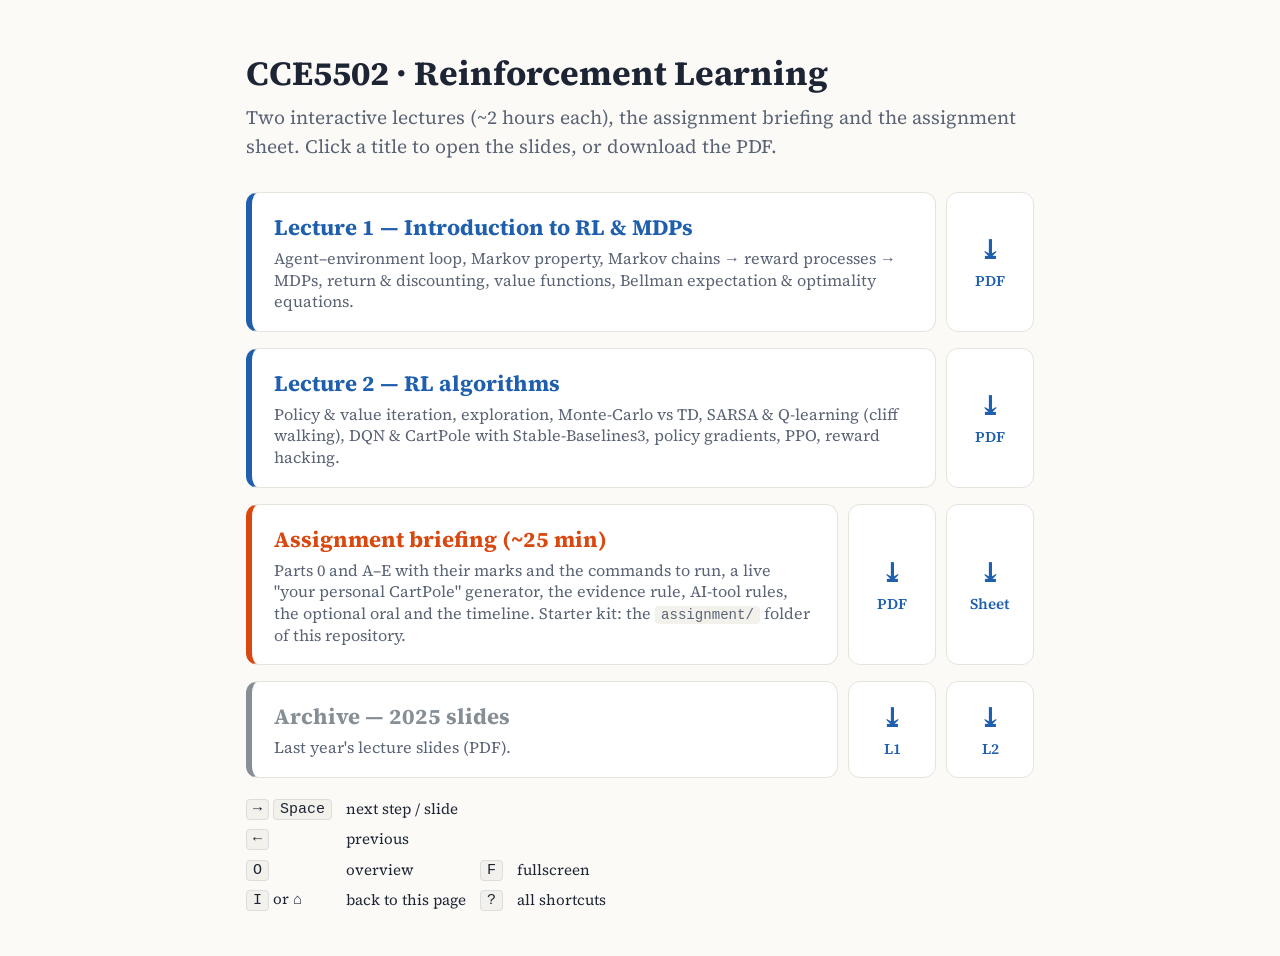
<file: index.html>
<!doctype html>
<html lang="en">
<head>
<meta charset="utf-8">
<meta name="viewport" content="width=device-width, initial-scale=1">
<title>CCE5502 RL Lectures</title>
<link rel="stylesheet" href="assets/deck.css?v=202609280942">
<style>
  :root { --bg: #fbfaf7; --ink: #1d2433; --muted: #5b6475; --accent: #1f5fae; --panel: #f3f1ec; }
  html, body { overflow: auto; height: auto; background: var(--bg); }
  body { margin: 0; background: var(--bg); color: var(--ink); font: 19px/1.5 "Source Serif 4", Georgia, serif; }
  main { max-width: 820px; margin: 0 auto; padding: 48px 16px; }
  h1 { font-size: 34px; margin: 0 0 4px; }
  p.sub { color: var(--muted); margin: 0 0 32px; }
  a.card { display: block; background: #fff; border: 1.5px solid #e6e3dc; border-left: 6px solid var(--accent); border-radius: 12px; padding: 18px 22px; margin: 0 0 16px; color: inherit; text-decoration: none; }
  a.card:hover { border-color: var(--accent); }
  a.card h2 { margin: 0 0 4px; font-size: 22px; color: var(--accent); }
  a.card p { margin: 0; color: var(--muted); font-size: 16px; }
  .deckrow { display: flex; gap: 10px; align-items: stretch; margin: 0 0 16px; }
  .deckrow a.card { flex: 1; margin: 0; }
  a.pdf { display: flex; flex-direction: column; justify-content: center; align-items: center; min-width: 88px; background: #fff; border: 1.5px solid #e6e3dc; border-radius: 12px; color: var(--accent); text-decoration: none; font-weight: 600; font-size: 15px; }
  a.pdf:hover { border-color: var(--accent); }
  a.pdf span { font-size: 26px; }
  @media (max-width: 560px) { .deckrow { flex-direction: column; } a.pdf { flex-direction: row; gap: 8px; padding: 8px; } }
  table { border-collapse: collapse; font-size: 15px; margin-top: 12px; }
  td { padding: 3px 14px 3px 0; } kbd { background: var(--panel); border: 1px solid #ddd; border-radius: 4px; padding: 1px 6px; font-family: ui-monospace, monospace; }
</style>
</head>
<body>
<main>
  <h1>CCE5502 · Reinforcement Learning</h1>
  <p class="sub">Two interactive lectures (~2 hours each), the assignment briefing and the assignment sheet. Click a title to open the slides, or download the PDF.</p>
  <div class="deckrow"><a class="card" href="L1_Intro_to_RL_and_MDPs.html"><h2>Lecture 1 — Introduction to RL &amp; MDPs</h2><p>Agent–environment loop, Markov property, Markov chains → reward processes → MDPs, return &amp; discounting, value functions, Bellman expectation &amp; optimality equations.</p></a><a class="pdf" href="pdf/L1_Intro_to_RL_and_MDPs.pdf" download><span>⤓</span>PDF</a></div>
  <div class="deckrow"><a class="card" href="L2_RL_Algorithms.html"><h2>Lecture 2 — RL algorithms</h2><p>Policy &amp; value iteration, exploration, Monte-Carlo vs TD, SARSA &amp; Q-learning (cliff walking), DQN &amp; CartPole with Stable-Baselines3, policy gradients, PPO, reward hacking.</p></a><a class="pdf" href="pdf/L2_RL_Algorithms.pdf" download><span>⤓</span>PDF</a></div>
  <div class="deckrow"><a class="card" href="L3_Assignment_Briefing.html" style="border-left-color:#d9480f"><h2 style="color:#d9480f">Assignment briefing (~25 min)</h2><p>Parts 0 and A–E with their marks and the commands to run, a live "your personal CartPole" generator, the evidence rule, AI-tool rules, the optional oral and the timeline. Starter kit: the <code>assignment/</code> folder of this repository.</p></a><a class="pdf" href="pdf/L3_Assignment_Briefing.pdf" download><span>⤓</span>PDF</a><a class="pdf" href="assignment/CCE5502_RL_Assignment_2026.pdf" download><span>⤓</span>Sheet</a></div>
  <div class="deckrow"><a class="card" href="archive/2025/" style="border-left-color:#868e96"><h2 style="color:#868e96">Archive — 2025 slides</h2><p>Last year's lecture slides (PDF).</p></a><a class="pdf" href="archive/2025/Lecture_1_Intro_to_RL_CCE5502.pdf" download><span>⤓</span>L1</a><a class="pdf" href="archive/2025/Lecture_2_RL_algorithms_CCE5502.pdf" download><span>⤓</span>L2</a></div>
  <table>
    <tr><td><kbd>→</kbd> <kbd>Space</kbd></td><td>next step / slide</td><td></td><td></td></tr>
    <tr><td><kbd>←</kbd></td><td>previous</td><td></td><td></td></tr>
    <tr><td><kbd>O</kbd></td><td>overview</td><td><kbd>F</kbd></td><td>fullscreen</td></tr>
    <tr><td><kbd>I</kbd> or ⌂</td><td>back to this page</td><td><kbd>?</kbd></td><td>all shortcuts</td></tr>
  </table>
</main>
</body>
</html>
</file>
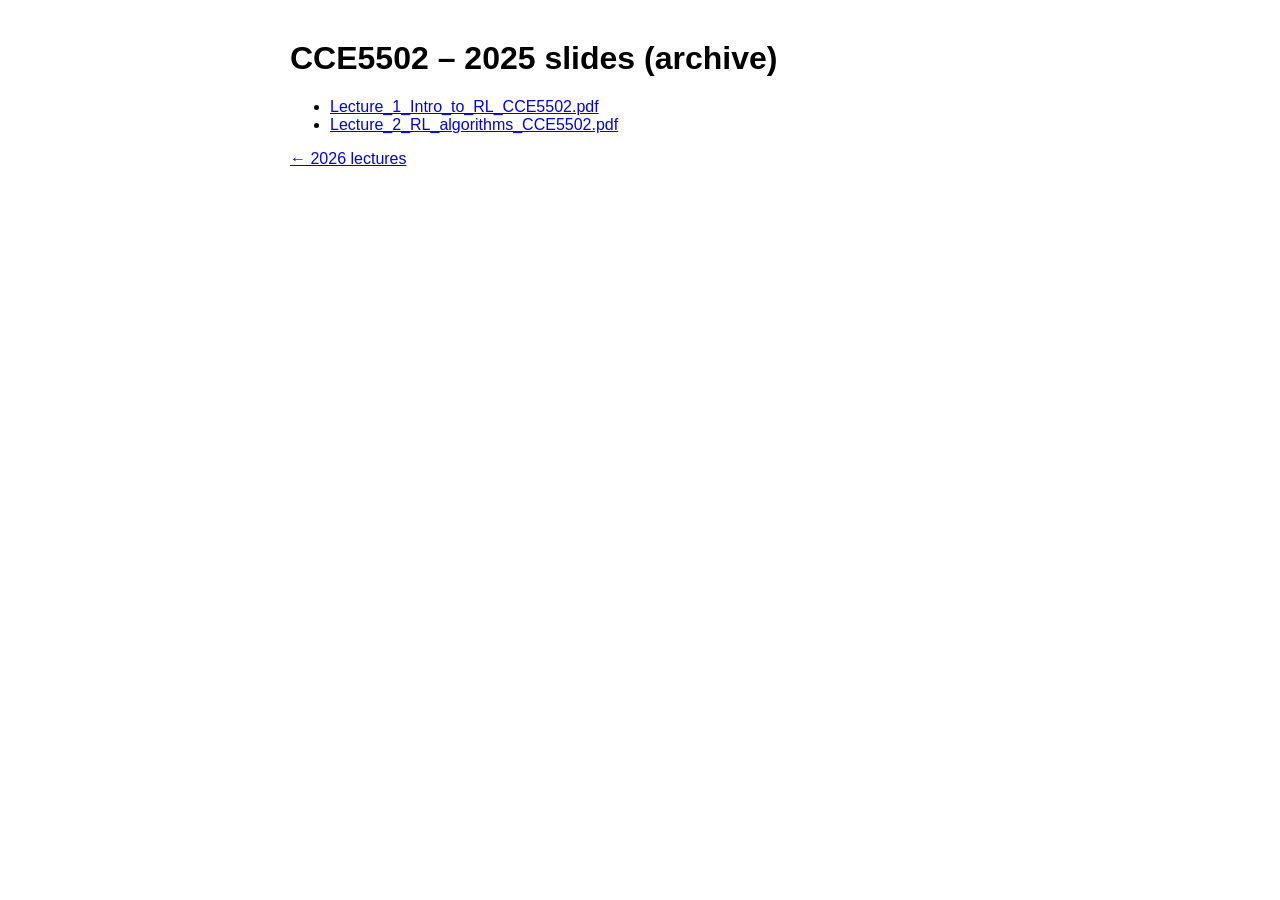
<file: archive/2025/index.html>
<!doctype html><meta charset="utf-8"><title>CCE5502 – 2025 slides</title><body style="font-family:sans-serif;max-width:700px;margin:40px auto"><h1>CCE5502 – 2025 slides (archive)</h1><ul><li><a href="Lecture_1_Intro_to_RL_CCE5502.pdf">Lecture_1_Intro_to_RL_CCE5502.pdf</a></li><li><a href="Lecture_2_RL_algorithms_CCE5502.pdf">Lecture_2_RL_algorithms_CCE5502.pdf</a></li></ul><p><a href="../../">← 2026 lectures</a></p></body>
</file>
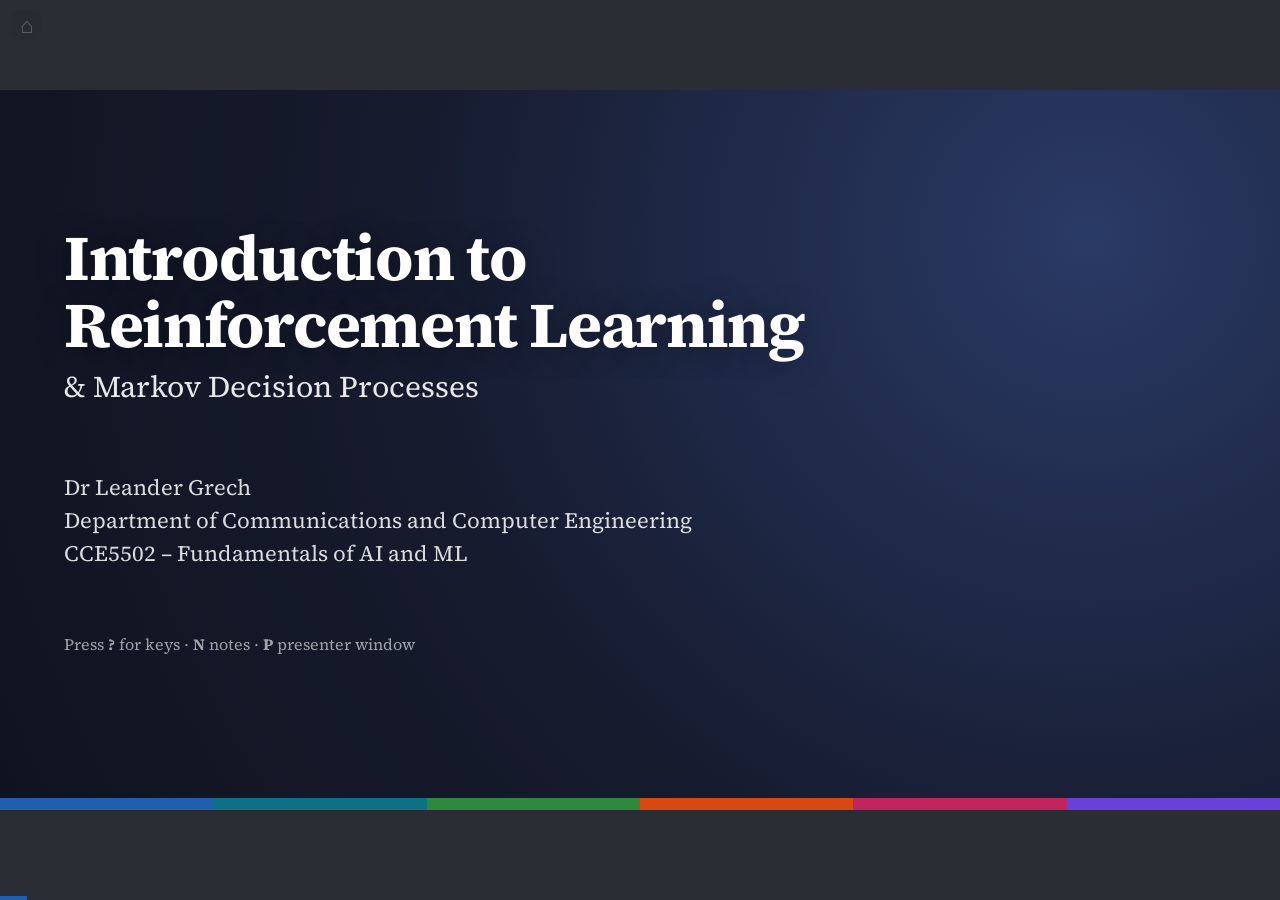
<file: L1_Intro_to_RL_and_MDPs.html>
<!doctype html>
<html lang="en">
<head>
<meta charset="utf-8">
<meta name="viewport" content="width=device-width, initial-scale=1">
<title>RL 1: Intro and MDPs</title>
<link rel="stylesheet" href="assets/katex/katex.min.css?v=202609281015">
<link rel="stylesheet" href="assets/deck.css?v=202609281015">
<script defer src="assets/katex/katex.min.js?v=202609281015"></script>
<script defer src="assets/katex/auto-render.min.js?v=202609281015"></script>
<script defer src="assets/deck.js?v=202609281015"></script>
<script defer src="assets/rl-common.js?v=202609281015"></script>
<script defer src="assets/mindmap.js?v=202609281015"></script>
<script defer src="assets/l1.js?v=202609281015"></script>
</head>
<body>
<div class="deck" data-footer="CCE5502 · Lecture 1 · Introduction to RL &amp; MDPs">

<!-- ============================================================ TITLE -->
<section class="title" data-section="Opening">
  <h1>Introduction to<br>Reinforcement Learning</h1>
  <p class="subtitle">&amp; Markov Decision Processes</p>
  <p class="who">Dr Leander Grech<br>Department of Communications and Computer Engineering<br>CCE5502 – Fundamentals of AI and ML</p>
  <p class="who" style="margin-top:40px;font-size:16px;opacity:.6">Press <b>?</b> for keys · <b>N</b> notes · <b>P</b> presenter window</p>
</section>

<section data-time="2 min" class="mm">
  <h2>Lecture 1 at a glance</h2>
  <div data-widget="mindmap"><script type="application/json">{"center": ["Lecture 1", "Intro to RL & MDPs"], "branches": [{"label": "What is RL?", "leaves": [["SL vs UL vs RL", "Three ways to learn"], ["Why RL is different", "What makes RL different", 5], ["RL in the real world", "RL in the real world"], ["Agent–environment loop", "agent–environment loop"], ["Rewards", "Rewards"], ["Sequential decisions", "Sequential decision making"]]}, {"label": "States", "leaves": [["History & state", "History and state"], ["Observability", "Environment observability"], ["Markov property", "The Markov property"], ["Markov quiz", "Quick check: Markov or not?", 10]]}, {"label": "Markov chains & MRPs", "leaves": [["Markov chain", "Markov process (Markov chain)"], ["Transition matrix", "its transition matrix"], ["Markov reward process", "Markov reward process"], ["Return & discount γ", "Return and discount"], ["Value function v(s)", "Value function"]], "dark": true}, {"label": "Bellman equation", "leaves": [["Sampling returns", "Estimating"], ["Student MRP values", "State values of the Student MRP"], ["v = R + γPv", "The Bellman equation for MRPs"], ["Matrix solve", "Bellman equation in matrix form"], ["Iterative solution", "just apply the Bellman equation"]]}, {"label": "MDPs & policies", "leaves": [["MDP ⟨S, A, P, R, γ⟩", "Markov decision process"], ["Student MDP", "Example: the Student MDP"], ["Policies π(a|s)", "Policies"], ["Grid world", "A simple MDP: Grid World"], ["vπ and qπ", "Value functions of an MDP"]]}, {"label": "Optimality", "leaves": [["Bellman expectation", "Bellman expectation equations"], ["Backup diagrams", "Backup diagrams"], ["Optimal v* and q*", "Optimal value functions"], ["Optimal policy π*", "Optimal policy", 1], ["Bellman optimality", "Bellman optimality equations"]], "dark": true}]}</script></div>
</section>

<section data-time="2 min">
  <h2>Our 4 hours of RL</h2>
  <div class="row">
    <div class="col box blue">
      <h3>Lecture 1 — today (≈2 h)</h3>
      <ul class="small">
        <li>What is RL? Agent, environment, reward</li>
        <li>States, observability, the Markov property</li>
        <li>Markov chains → reward processes → <b>MDPs</b></li>
        <li>Return, discounting, value functions</li>
        <li><b>Bellman equations</b> (expectation &amp; optimality)</li>
      </ul>
    </div>
    <div class="col box orange">
      <h3>Lecture 2 (≈2 h)</h3>
      <ul class="small">
        <li>Planning: policy / value iteration</li>
        <li>Learning from experience: Monte-Carlo vs TD</li>
        <li>SARSA &amp; Q-learning</li>
        <li>Deep Q-Networks (DQN) + CartPole in code</li>
        <li>Policy gradients &amp; PPO (brief) · reward design</li>
      </ul>
    </div>
  </div>
  <div class="box green" style="margin-top:18px"><p class="small" style="margin:0"><b>Assignment:</b> you will train, break and <i>explain</i> real RL agents. Lecture 2 ends with everything you need to start.</p></div>
</section>

<section data-time="1 min">
  <h2>Resources</h2>
  <ul>
    <li><b>Sutton &amp; Barto</b>, <i>Reinforcement Learning: An Introduction</i>, 2nd ed., 2018 — free at <a href="http://incompleteideas.net/book/the-book-2nd.html">incompleteideas.net/book</a> <span class="muted">(Ch. 3–6 for these lectures)</span></li>
    <li><b>Szepesvári</b>, <i>Algorithms for Reinforcement Learning</i>, 2010 — concise &amp; mathematical</li>
    <li><b>David Silver</b>, UCL RL course (2015) — lectures 1–6; many examples today come from it</li>
    <li><b>OpenAI Spinning Up</b> — practical intro to deep RL (DQN, PPO…)</li>
    <li><b>Gymnasium</b> &amp; <b>Stable-Baselines3</b> docs — the tools we use in code</li>
  </ul>
</section>

<!-- ============================================================ WHAT IS RL -->
<section class="section" data-section="What is RL?">
  <div class="kicker">Part 1</div>
  <h1>What is Reinforcement Learning?</h1>
  <p>Learning what to do — how to map situations to actions — so as to maximise a numerical reward signal.</p>
</section>

<section data-time="4 min">
  <h2>Three ways to learn from data</h2>
  <div data-widget="paradigms" class="widget"></div>
</section>

<section data-time="2 min">
  <h2>What makes RL different?</h2>
  <div class="why-grid">
    <div class="why-card fragment" style="--k:#1f5fae">
      <div class="why-head"><span class="why-n">1</span><span class="why-ic">🎯</span><h3>Only a reward, no teacher</h3></div>
      <svg viewBox="0 0 300 64" class="why-svg">
        <rect x="6" y="10" width="120" height="40" rx="10" fill="#eceef1"/><text x="66" y="35" text-anchor="middle" font-size="15" fill="#5b6475">“it's a cat”</text>
        <text x="150" y="36" text-anchor="middle" font-size="15" fill="#5b6475">vs</text>
        <rect x="174" y="10" width="120" height="40" rx="10" fill="#1f5fae"/><text x="234" y="36" text-anchor="middle" font-size="19" font-weight="700" fill="#fff">+1</text>
      </svg>
      <p class="why-vs"><span>Supervised:</span> told the correct answer.</p>
      <p class="why-rl"><span>RL:</span> told only how good the outcome was, a single number.</p>
    </div>
    <div class="why-card fragment" style="--k:#0b7285">
      <div class="why-head"><span class="why-n">2</span><span class="why-ic">⏳</span><h3>Feedback is delayed</h3></div>
      <svg viewBox="0 0 300 64" class="why-svg">
        <line x1="14" y1="40" x2="250" y2="40" stroke="#b9bec8" stroke-width="2"/>
        <g fill="#0b7285"><circle cx="20" cy="40" r="6"/><circle cx="52" cy="40" r="6"/><circle cx="84" cy="40" r="6"/><circle cx="116" cy="40" r="6"/><circle cx="148" cy="40" r="6"/><circle cx="180" cy="40" r="6"/><circle cx="212" cy="40" r="6"/></g>
        <text x="272" y="47" text-anchor="middle" font-size="26" fill="#e8a100">★</text>
        <path d="M262 26 C 200 -4, 120 -4, 60 28" fill="none" stroke="#d9480f" stroke-width="2" stroke-dasharray="4 4"/>
        <text x="150" y="14" text-anchor="middle" font-size="15" font-weight="700" fill="#d9480f">which move earned it?</text>
      </svg>
      <p class="why-vs"><span>Supervised:</span> feedback on every example, immediately.</p>
      <p class="why-rl"><span>RL:</span> win or lose at the end: which of my 50 moves deserves the credit?</p>
    </div>
    <div class="why-card fragment" style="--k:#2b8a3e">
      <div class="why-head"><span class="why-n">3</span><span class="why-ic">🔗</span><h3>Data comes in a sequence</h3></div>
      <svg viewBox="0 0 300 64" class="why-svg">
        <g font-size="14" font-weight="700" text-anchor="middle">
          <rect x="8" y="16" width="52" height="34" rx="7" fill="#2b8a3e"/><text x="34" y="38" fill="#fff">S₁</text>
          <rect x="88" y="16" width="52" height="34" rx="7" fill="#2b8a3e" opacity=".8"/><text x="114" y="38" fill="#fff">S₂</text>
          <rect x="168" y="16" width="52" height="34" rx="7" fill="#2b8a3e" opacity=".6"/><text x="194" y="38" fill="#fff">S₃</text>
          <rect x="248" y="16" width="44" height="34" rx="7" fill="#2b8a3e" opacity=".4"/><text x="270" y="38" fill="#fff">…</text>
        </g>
        <g stroke="#2b8a3e" stroke-width="2.5" fill="#2b8a3e"><line x1="62" y1="33" x2="82" y2="33"/><line x1="142" y1="33" x2="162" y2="33"/><line x1="222" y1="33" x2="242" y2="33"/></g>
      </svg>
      <p class="why-vs"><span>Supervised:</span> shuffled, independent examples (i.i.d.).</p>
      <p class="why-rl"><span>RL:</span> each observation depends on the one before. Time matters.</p>
    </div>
    <div class="why-card wide fragment" style="--k:#d9480f">
      <div class="why-head"><span class="why-n">4</span><span class="why-ic">🕹️</span><h3>The agent's actions shape its own data</h3></div>
      <svg viewBox="0 0 520 64" class="why-svg">
        <circle cx="40" cy="32" r="14" fill="#d9480f"/><text x="40" y="37" text-anchor="middle" font-size="13" font-weight="700" fill="#fff">you</text>
        <path d="M56 26 C 110 6, 170 6, 220 14" fill="none" stroke="#d9480f" stroke-width="3"/><text x="232" y="19" font-size="15" fill="#1d2433">the path you tried: you get data ✓</text>
        <path d="M56 38 C 110 58, 170 58, 220 50" fill="none" stroke="#b9bec8" stroke-width="3" stroke-dasharray="6 6"/><text x="232" y="55" font-size="15" fill="#8a8f99">never explored: no data (maybe better?)</text>
      </svg>
      <p class="why-rl"><span>RL:</span> what you do decides what you get to see next. Explore badly and you never discover the good parts. This is the <b>exploration vs exploitation</b> dilemma.</p>
    </div>
    <div class="why-card wide fragment" style="--k:#6741d9">
      <div class="why-head"><span class="why-n">5</span><span class="why-ic">🗺️</span><h3>No rule book: learn by interacting</h3></div>
      <svg viewBox="0 0 520 64" class="why-svg">
        <rect x="30" y="14" width="120" height="36" rx="10" fill="#6741d9"/><text x="90" y="37" text-anchor="middle" font-size="15" font-weight="700" fill="#fff">agent</text>
        <rect x="370" y="14" width="120" height="36" rx="10" fill="#eceef1"/><text x="430" y="37" text-anchor="middle" font-size="15" font-weight="700" fill="#1d2433">world = ?</text>
        <path d="M154 24 H 364" stroke="#6741d9" stroke-width="2.5"/><path d="M364 24 l -9 -5 v 10 z" fill="#6741d9"/><text x="260" y="17" text-anchor="middle" font-size="13" fill="#6741d9">try an action</text>
        <path d="M368 42 H 158" stroke="#2b8a3e" stroke-width="2.5"/><path d="M158 42 l 9 -5 v 10 z" fill="#2b8a3e"/><text x="260" y="60" text-anchor="middle" font-size="13" fill="#2b8a3e">see what happens, get a reward</text>
      </svg>
      <p class="why-rl"><span>RL:</span> nobody gives the agent the physics or the rules of the game. It must learn them implicitly, by trial and error.</p>
    </div>
  </div>
  <div class="why-take fragment">RL = learning <b>to act</b>, by <b>trial and error</b>, from <b>delayed, evaluative</b> feedback.</div>
</section>

<section data-time="1 min">
  <h2>A familiar example: training a cat</h2>
  <div class="cards c4" style="margin-top:20px">
    <div class="card"><div class="big">🐱</div><h3>Agent</h3><p>The cat. Decides what to do.</p></div>
    <div class="card fragment"><div class="big">🛋️</div><h3>State</h3><p>Sitting on the sofa; you are calling "come here!"</p></div>
    <div class="card fragment"><div class="big">🚶</div><h3>Action</h3><p><b>walk</b> to you, or <b>keep sitting</b></p></div>
    <div class="card fragment"><div class="big">🍗</div><h3>Reward</h3><p>Walk → treat (+). Sit → stays hungry (0).</p></div>
  </div>
  <p class="fragment" style="margin-top:30px">Nobody tells the cat the "correct" action. It <b>tries things</b> and repeats what got rewarded. Over many trials the <b>policy</b> "when called → walk over" emerges.</p>
</section>

<section data-time="5 min">
  <h2>RL in the real world</h2>
  <div class="cards c3 rw" data-widget="realworld">
    <div class="card"><div class="media" data-anim="breakout"></div><h3>🎮 Atari (2015)</h3><p>DQN learns 49 games from raw pixels; human-level on many. <span class="muted">(Mnih et al., Nature)</span></p><div class="credit">Animation drawn for this slide</div></div>
    <div class="card"><div class="media"><img src="assets/img/go.jpg" alt="Go board with stones"></div><h3>♟️ Go, chess (2016–17)</h3><p>AlphaGo / AlphaZero: self-play RL + search beats world champions.</p><div class="credit">Photo: Dietmar Rabich, CC BY-SA 4.0</div></div>
    <div class="card"><div class="media"><video src="assets/img/anymal.webm" muted loop playsinline preload="auto"></video></div><h3>🦿 Legged robots</h3><p>Locomotion learned in simulation, transferred to real robots such as ANYmal (sim-to-real).</p><div class="credit">Video: Auledas, CC BY-SA 4.0</div></div>
    <div class="card"><div class="media"><img src="assets/img/tcv.jpg" alt="TCV tokamak, Lausanne"></div><h3>⚛️ Fusion plasma (2022)</h3><p>An RL agent controls the magnetic coils of the TCV tokamak (pictured). <span class="muted">(Degrave et al., Nature)</span></p><div class="credit">Photo: CRPP-EPFL, CC BY-SA 2.5</div></div>
    <div class="card"><div class="media"><img src="assets/img/lhc.jpg" alt="LHC tunnel at CERN"></div><h3>🔬 Particle accelerators</h3><p>Beam steering &amp; tuning at CERN and other facilities with RL agents.</p><div class="credit">Photo: Maximilien Brice (CERN), CC BY-SA 3.0</div></div>
    <div class="card"><div class="media chat" data-anim="chat"></div><h3>💬 Large language models</h3><p>RLHF: human ratings become the reward. RL on verifiable rewards trains “reasoning” models.</p><div class="credit">Animation drawn for this slide</div></div>
  </div>
</section>

<section data-time="4 min">
  <h2>The agent–environment loop</h2>
  <div data-widget="aeloop" class="widget"></div>
  <p class="small" style="margin-top:4px">At each step $t$: agent observes $\est{S_t}$, takes $\est{A_t}$; environment returns reward $\rew{R_{t+1}}$ and next state $\nxt{S_{t+1}}$. &nbsp;Trajectory: $S_0, A_0, R_1, S_1, A_1, R_2, \dots$</p>
</section>

<section data-time="2 min">
  <h2>Rewards</h2>
  <div class="def"><div class="lbl">Reward</div><p>A reward $R_t$ is a <b>scalar</b> feedback signal: how well is the agent doing at step $t$?</p></div>
  <div class="def" style="border-color:var(--orange);background:var(--orange-soft)"><div class="lbl" style="color:var(--orange)">Reward hypothesis</div><p>All goals can be described by the maximisation of <b>expected cumulative reward</b>.</p></div>
  <div class="row" style="margin-top:10px">
    <ul class="col small">
      <li>Win a game: +1 win, −1 loss</li>
      <li>Balance an inverted pendulum: +1 per step upright</li>
      <li>Reach design luminosity in a collider: + luminosity</li>
    </ul>
    <div class="col box red fragment"><p class="small"><b>Warning:</b> the agent optimises <i>exactly</i> what you reward — not what you meant. We return to <b>reward hacking</b> in Lecture 2.</p></div>
  </div>
</section>

<section data-time="4 min">
  <h2>Sequential decision making</h2>
  <div class="row">
    <div class="col" style="flex:0 0 330px">
      <ul class="small">
        <li>Goal: select actions to maximise <b>total future</b> reward</li>
        <li>Actions have long-term consequences</li>
        <li>Reward may be <b>delayed</b></li>
        <li>It may be better to <b>sacrifice immediate reward</b> for more long-term reward (investments, blocking an opponent)</li>
      </ul>
    </div>
    <div class="col" data-widget="delayed"></div>
  </div>
</section>

<section data-optional="1" data-time="2 min">
  <h2>History and state</h2>
  <p>The <b>history</b> is everything observed so far:</p>
  <div class="eq">$H_t = O_1, R_1, A_1, \; O_2, R_2, A_2, \; \dots, \; A_{t-1}, O_t, R_t$</div>
  <p>The <b>state</b> is a summary of history used to decide what happens next: $\;S_t = f(H_t)$</p>
  <div class="cards c3" style="margin-top:14px">
    <div class="card"><h3>Game</h3><p>Pixels on screen (maybe several frames)</p></div>
    <div class="card"><h3>Helicopter / drone</h3><p>Position, orientation, velocities</p></div>
    <div class="card"><h3>Chess</h3><p>Position of all pieces (+ castling rights…)</p></div>
  </div>
</section>

<section data-time="3 min">
  <h2>Environment observability</h2>
  <div data-widget="observe" class="widget"></div>
  <p class="small">Fully observable: $O_t = S_t$ (→ MDP). &nbsp; Partially observable: agent sees only part of it (→ POMDP): robot camera, trading agent, poker.</p>
</section>

<section data-time="4 min">
  <h2>The Markov property</h2>
  <p class="eq">“The future is independent of the past given the present.”</p>
  <div class="def"><div class="lbl">Definition</div><p>A state $S_t$ is <b>Markov</b> if and only if &nbsp; $\mathbb{P}[S_{t+1} \mid S_t] = \mathbb{P}[S_{t+1} \mid S_1, \dots, S_t]$</p></div>
  <div data-widget="markovprop" class="widget" style="margin-top:6px"></div>
</section>

<section data-optional="1" data-time="2 min">
  <h2>Quick check: Markov or not?</h2>
  <table class="t" style="font-size:22px;width:100%">
    <tr><th class="l">State representation</th><th>Markov?</th><th class="l">Why</th></tr>
    <tr><td class="l">CartPole: $(x, \dot x, \theta, \dot\theta)$</td><td class="fragment good">yes</td><td class="l fragment small">physics depends only on positions &amp; velocities</td></tr>
    <tr><td class="l">A single Atari frame</td><td class="fragment bad">no</td><td class="l fragment small">ball direction unknown → stack 4 frames</td></tr>
    <tr><td class="l">Your two cards in poker</td><td class="fragment bad">no</td><td class="l fragment small">betting history tells you about opponents</td></tr>
    <tr><td class="l">Chess board image</td><td class="fragment" style="color:var(--gold);font-weight:600">almost</td><td class="l fragment small">castling rights, en passant, repetition draws depend on history!</td></tr>
    <tr><td class="l">Entire history $H_t$</td><td class="fragment good">always</td><td class="l fragment small">trivially — but it grows without bound</td></tr>
  </table>
</section>

<!-- ============================================================ MARKOV PROCESSES -->
<section class="section" data-section="Markov processes">
  <div class="kicker">Part 2</div>
  <h1>From Markov chains to reward processes</h1>
  <p>Build the formalism one layer at a time: $\langle S, P\rangle \to \langle S, P, R, \gamma\rangle \to \langle S, A, P, R, \gamma\rangle$</p>
</section>

<section data-time="2 min">
  <h2>Markov process (Markov chain)</h2>
  <div class="def"><div class="lbl">Definition</div><p>A <b>Markov process</b> is a tuple $\langle \mathcal{S}, \mathcal{P} \rangle$: a memoryless random sequence $S_1, S_2, \dots$ with the Markov property.</p>
    <ul class="small"><li>$\mathcal{S}$ — a (finite) set of states</li><li>$\mathcal{P}$ — a state transition probability matrix</li></ul></div>
  <p>Transition probability: $\quad \mathcal{P}_{ss'} = \mathbb{P}\left[S_{t+1} = s' \mid S_t = s\right]$</p>
  <div class="row center">
    <div class="eq col">$\mathcal{P} = \begin{bmatrix} \mathcal{P}_{11} & \cdots & \mathcal{P}_{1n} \\ \vdots & \ddots & \vdots \\ \mathcal{P}_{n1} & \cdots & \mathcal{P}_{nn}\end{bmatrix}$</div>
    <p class="col small">row = "from", column = "to"<br>each row sums to 1</p>
  </div>
</section>

<section data-time="4 min">
  <h2>Example: the Student Markov chain</h2>
  <div data-widget="chain" data-seed="2" class="widget"></div>
</section>

<section data-time="2 min">
  <h2>…and its transition matrix</h2>
  <div data-widget="chain" data-matrix="1" data-seed="8" class="widget"></div>
</section>

<section data-time="1 min">
  <h2>Markov reward process</h2>
  <div class="row">
    <div class="col" style="flex:0 0 440px">
      <div class="def"><div class="lbl">Definition</div><p>A <b>Markov reward process</b> is a Markov chain with values: $\langle \mathcal{S}, \mathcal{P}, \mathcal{R}, \gamma \rangle$</p></div>
      <ul class="small">
        <li>$\mathcal{S}$ — finite set of states</li>
        <li>$\mathcal{P}$ — transition matrix</li>
        <li>$\mathcal{R}$ — reward function,<br>$\mathcal{R}_s = \mathbb{E}\left[R_{t+1} \mid S_t = s\right]$</li>
        <li>$\gamma \in [0, 1]$ — <b>discount factor</b></li>
      </ul>
    </div>
    <div class="col" data-widget="chain" data-rewards="1" data-seed="3" data-width="660" data-compact="1"></div>
  </div>
</section>

<section data-time="4 min">
  <h2>Return and discount</h2>
  <div class="def"><div class="lbl">Return</div><p>The return $G_t$ is the total discounted reward from time-step $t$:
    $\quad \rew{G_t} = \rew{R_{t+1}} + \gamma \rew{R_{t+2}} + \gamma^2 \rew{R_{t+3}} + \dots = \sum_{k=0}^{\infty} \gamma^k \rew{R_{t+k+1}}$</p></div>
  <div data-widget="discount" class="widget"></div>
  <p class="small">$\gamma \to 0$: “myopic” — only immediate reward matters. &nbsp; $\gamma \to 1$: “far-sighted”.</p>
</section>

<section data-time="2 min">
  <h2>Why discount?</h2>
  <div class="row">
    <ul class="col">
      <li>Mathematically convenient: keeps returns <b>finite</b> in cyclic processes</li>
      <li><b>Uncertainty</b> about the future may not be fully represented in the model</li>
      <li>Financial rewards: money now earns interest</li>
      <li>Animal &amp; human behaviour prefers <b>immediate</b> reward</li>
    </ul>
    <div class="col box">
      <h3>Undiscounted ($\gamma = 1$)?</h3>
      <p>Fine if all sequences are guaranteed to <b>terminate</b> (episodic tasks).</p>
      <p class="muted">In practice $\gamma$ is also a <b>hyperparameter</b>: it trades bias (short horizon) against variance and learning difficulty.</p>
    </div>
  </div>
</section>

<section data-time="1 min">
  <h2>Value function</h2>
  <div class="def"><div class="lbl">Definition</div><p>The <b>state value function</b> $v(s)$ of an MRP is the expected return starting from state $s$:</p>
    <div class="eq">$\est{v(s)} = \mathbb{E}\left[\,\rew{G_t} \mid S_t = s\,\right]$</div></div>
  <ul>
    <li>The return $G_t$ is <b>random</b> (a different episode each time)</li>
    <li>The value $v(s)$ is its <b>average</b> — a number per state: long-term desirability</li>
    <li class="fragment">Simplest estimate: sample many episodes and average the returns → <span class="hl">Monte-Carlo</span> (next slide, and Lecture 2)</li>
  </ul>
</section>

<section data-time="4 min">
  <h2>Estimating $v(\text{C1})$ by sampling</h2>
  <div data-widget="mcvalue" data-seed="5" class="widget"></div>
</section>

<section data-time="3 min">
  <h2>State values of the Student MRP</h2>
  <div data-widget="mrpvalues" data-gamma="1" class="widget"></div>
</section>

<section data-time="4 min">
  <h2>The Bellman equation for MRPs</h2>
  <div class="colorkey"><span class="c-est">value being defined</span><span class="c-rew">reward (real experience)</span><span class="c-next">value of the next state</span></div>
  <div class="row">
    <div class="col-2">
      <p>The value function decomposes into two parts:</p>
      <ul class="small"><li><span class='c-rew'>immediate reward</span> $\rew{R_{t+1}}$</li><li><span class='c-next'>discounted value of the successor state</span> $\gamma\, \nxt{v(S_{t+1})}$</li></ul>
      <div class="eq eq-left" style="font-size:22px">$\begin{aligned}
        \est{v(s)} &= \mathbb{E}\left[\rew{G_t} \mid S_t = s\right] \\
             &= \mathbb{E}\left[\rew{R_{t+1}} + \gamma \rew{R_{t+2}} + \gamma^2 \rew{R_{t+3}} + \dots \mid S_t = s\right] \\
             &= \mathbb{E}\left[\rew{R_{t+1}} + \gamma\,(\rew{R_{t+2}} + \gamma \rew{R_{t+3}} + \dots) \mid S_t = s\right] \\
             &= \mathbb{E}\left[\rew{R_{t+1}} + \gamma\, \rew{G_{t+1}} \mid S_t = s\right] \\
             &= \mathbb{E}\left[\rew{R_{t+1}} + \gamma\, \nxt{v(S_{t+1})} \mid S_t = s\right]
      \end{aligned}$</div>
    </div>
    <div class="col">
      <svg width="300" height="230" viewBox="0 0 300 230">
        <circle cx="150" cy="40" r="26" fill="#fff4d6" stroke="#d9480f" stroke-width="3"/><text x="150" y="46" text-anchor="middle" font-size="18" font-weight="700">v(s)</text>
        <line x1="150" y1="66" x2="70" y2="170" stroke="#1d2433" stroke-width="2"/><line x1="150" y1="66" x2="150" y2="170" stroke="#1d2433" stroke-width="2"/><line x1="150" y1="66" x2="230" y2="170" stroke="#1d2433" stroke-width="2"/>
        <text x="185" y="112" font-size="16" fill="#2b8a3e" font-weight="700">r</text>
        <circle cx="70" cy="190" r="22" fill="#fff" stroke="#1f5fae" stroke-width="2.5"/><circle cx="150" cy="190" r="22" fill="#fff" stroke="#1f5fae" stroke-width="2.5"/><circle cx="230" cy="190" r="22" fill="#fff" stroke="#1f5fae" stroke-width="2.5"/>
        <text x="150" y="228" text-anchor="middle" font-size="15" fill="#1f5fae">v(s′)</text>
      </svg>
      <div class="eq fragment">$\est{v(s)} = \rew{\mathcal{R}_s} + \gamma \sum_{s' \in \mathcal{S}} \mathcal{P}_{ss'}\, \nxt{v(s')}$</div>
      <p class="small fragment">one-step look-ahead: <b><span class='c-est'>value</span> = <span class='c-rew'>reward now</span> + discounted average <span class='c-next'>value next</span></b></p>
    </div>
  </div>
</section>

<section data-optional="1" data-time="3 min">
  <h2>Bellman equation in matrix form</h2>
  <div class="row">
    <div class="col">
      <div class="eq">$\est{\mathbf{v}} = \rew{\mathcal{R}} + \gamma\, \mathcal{P}\, \nxt{\mathbf{v}}$</div>
      <div class="eq" style="font-size:21px">$\est{\begin{bmatrix} v(1) \\ \vdots \\ v(n)\end{bmatrix}} = \rew{\begin{bmatrix} \mathcal{R}_1 \\ \vdots \\ \mathcal{R}_n\end{bmatrix}} + \gamma \begin{bmatrix} \mathcal{P}_{11} & \cdots & \mathcal{P}_{1n} \\ \vdots & & \vdots \\ \mathcal{P}_{n1} & \cdots & \mathcal{P}_{nn}\end{bmatrix} \nxt{\begin{bmatrix} v(1) \\ \vdots \\ v(n)\end{bmatrix}}$</div>
    </div>
    <div class="col box">
      <h3>It's linear → solve directly</h3>
      <div class="eq" style="font-size:22px">$\mathbf{v} = (I - \gamma \mathcal{P})^{-1} \mathcal{R}$</div>
      <ul class="small">
        <li>cost $O(n^3)$ for $n$ states → only small MRPs</li>
        <li>Large problems: iterative methods
          <ul><li>Dynamic programming</li><li>Monte-Carlo evaluation</li><li>Temporal-Difference learning</li></ul></li>
      </ul>
    </div>
  </div>
</section>

<section data-optional="1" data-time="3 min">
  <h2>Or: just apply the Bellman equation repeatedly</h2>
  <div data-widget="iterate" class="widget"></div>
</section>

<section class="brk" data-section="Break">
  <h1>☕ Break</h1>
  <p style="font-size:26px">10 minutes. Next: adding <b>decisions</b> → Markov Decision Processes</p>
</section>

<!-- ============================================================ MDPs -->
<section class="section" data-section="MDPs">
  <div class="kicker">Part 3</div>
  <h1>Markov Decision Processes</h1>
  <p>Now the agent gets to choose.</p>
</section>

<section data-time="2 min">
  <h2>Markov decision process</h2>
  <div class="def"><div class="lbl">Definition</div><p>A <b>Markov decision process</b> is an MRP with decisions: $\langle \mathcal{S}, \mathcal{A}, \mathcal{P}, \mathcal{R}, \gamma \rangle$</p>
    <ul class="small">
      <li>$\mathcal{S}$ — finite set of states &nbsp;·&nbsp; $\mathcal{A}$ — finite set of <b>actions</b></li>
      <li>$\mathcal{P}^a_{ss'} = \mathbb{P}\left[S_{t+1} = s' \mid S_t = s, A_t = a\right]$ — transitions now depend on the action</li>
      <li>$\mathcal{R}^a_s = \mathbb{E}\left[R_{t+1} \mid S_t = s, A_t = a\right]$</li>
      <li>$\gamma \in [0,1]$</li>
    </ul></div>
  <ul>
    <li>Almost all RL problems can be formalised as MDPs (optimal control = continuous MDPs; POMDPs can be converted)</li>
    <li>Transitions may still be <b>stochastic</b>: the same action can lead to different next states</li>
  </ul>
</section>

<section data-time="2 min">
  <h2>Example: the Student MDP</h2>
  <div data-widget="mdp" data-mode="plain" class="widget"></div>
</section>

<section data-time="2 min">
  <h2>Policies</h2>
  <div class="def"><div class="lbl">Definition</div><p>A <b>policy</b> $\pi$ is a distribution over actions given states: &nbsp; $\pi(a \mid s) = \mathbb{P}\left[A_t = a \mid S_t = s\right]$</p></div>
  <ul>
    <li>A policy <b>fully defines the behaviour</b> of an agent</li>
    <li>MDP policies depend only on the current state (not the history) → <b>stationary</b></li>
    <li><b>Stochastic</b>: in state $s$ take $a_1$ w.p. 0.8, $a_2$ w.p. 0.2 &nbsp;·&nbsp; <b>Deterministic</b>: $a = \pi(s)$</li>
  </ul>
  <div class="box" style="margin-top:8px">
    <p class="small" style="margin:0">Given an MDP and a fixed policy $\pi$, the process reduces to an <b>MRP</b> $\langle \mathcal{S}, \mathcal{P}^\pi, \mathcal{R}^\pi, \gamma \rangle$ with
    $\;\mathcal{P}^\pi_{ss'} = \sum_{a} \pi(a|s)\, \mathcal{P}^a_{ss'}\;$ and $\;\mathcal{R}^\pi_s = \sum_a \pi(a|s)\, \mathcal{R}^a_s$ — so everything from Part 2 applies!</p>
  </div>
</section>

<section data-time="4 min">
  <h2>A simple MDP: Grid World</h2>
  <div class="row">
    <div data-widget="gridwalk" class="widget col-2"></div>
    <div class="col small">
      <p>Actions: ↑ → ↓ ←</p>
      <p>Reward −1 on every step</p>
      <p>Objective: reach a grey terminal cell in the <b>fewest</b> steps</p>
    </div>
  </div>
</section>

<section data-time="2 min">
  <h2>Value functions of an MDP</h2>
  <div class="def"><div class="lbl">State-value function</div><p>$v_\pi(s)$: expected return starting from $s$, then following $\pi$</p>
    <div class="eq">$\est{v_\pi(s)} = \mathbb{E}_\pi\left[\,\rew{G_t} \mid S_t = s\,\right]$</div></div>
  <div class="def" style="border-color:var(--purple);background:var(--purple-soft)"><div class="lbl" style="color:var(--purple)">Action-value function</div><p>$q_\pi(s,a)$: expected return starting from $s$, taking action $a$, then following $\pi$</p>
    <div class="eq">$\est{q_\pi(s, a)} = \mathbb{E}_\pi\left[\,\rew{G_t} \mid S_t = s, A_t = a\,\right]$</div></div>
  <p class="small fragment">$q$ answers “how good is <i>this action</i> here?” — the quantity Q-learning and DQN learn directly.</p>
</section>

<section data-time="4 min">
  <h2>$v_\pi$ for the Student MDP — you choose $\pi$</h2>
  <div data-widget="mdp" data-mode="policy" data-select="C3" class="widget"></div>
</section>

<section data-time="3 min">
  <h2>Bellman expectation equations</h2>
  <p>Same decomposition: immediate reward + discounted value of the successor:</p>
  <div class="eq">$\est{v_\pi(s)} = \mathbb{E}_\pi\left[\rew{R_{t+1}} + \gamma\, \nxt{v_\pi(S_{t+1})} \mid S_t = s\right]$</div>
  <div class="eq">$\est{q_\pi(s,a)} = \mathbb{E}_\pi\left[\rew{R_{t+1}} + \gamma\, \nxt{q_\pi(S_{t+1}, A_{t+1})} \mid S_t = s, A_t = a\right]$</div>
  <div class="row" style="margin-top:14px">
    <div class="col box fragment"><h3>$v$ from $q$ — average over the agent's choice</h3><div class="eq" style="font-size:22px">$\est{v_\pi(s)} = \sum_{a} \pi(a|s)\, q_\pi(s,a)$</div></div>
    <div class="col box fragment"><h3>$q$ from $v$ — average over the environment</h3><div class="eq" style="font-size:22px">$\est{q_\pi(s,a)} = \rew{\mathcal{R}^a_s} + \gamma \sum_{s'} \mathcal{P}^a_{ss'}\, \nxt{v_\pi(s')}$</div></div>
  </div>
</section>

<section data-time="4 min">
  <h2>Backup diagrams: two averages stacked</h2>
  <div data-widget="backup" class="widget"></div>
  <div class="eq fragment" style="font-size:22px">$\est{v_\pi(s)} = \sum_{a} \pi(a|s) \left( \rew{\mathcal{R}^a_s} + \gamma \sum_{s'} \mathcal{P}^a_{ss'}\, \nxt{v_\pi(s')} \right) \qquad \est{q_\pi(s,a)} = \rew{\mathcal{R}^a_s} + \gamma \sum_{s'} \mathcal{P}^a_{ss'} \sum_{a'} \pi(a'|s')\, \nxt{q_\pi(s',a')}$</div>
</section>

<section data-time="2 min">
  <h2>Your turn</h2>
  <p>Uniform random policy, $\gamma = 1$. Given $v_\pi(\text{C1}) = -1.3$, $v_\pi(\text{C2}) = 2.7$, $v_\pi(\text{C3}) = 7.4$, verify $v_\pi(\text{C3})$:</p>
  <div class="eq fragment eq-left" style="font-size:24px">$\begin{aligned} v_\pi(\text{C3}) &= 0.5\,\underbrace{(10)}_{\text{Study}} + 0.5\,\underbrace{\big(1 + 0.2(-1.3) + 0.4(2.7) + 0.4(7.4)\big)}_{\text{Pub}} \\ &= 5 + 0.5\,(4.78) = 7.39 \approx 7.4 \;\checkmark \end{aligned}$</div>
  <p class="fragment small muted">Bellman expectation equation holds — and it holds for <b>every</b> state simultaneously. That's a linear system: $\mathbf{v}_\pi = (I - \gamma\mathcal{P}^\pi)^{-1}\mathcal{R}^\pi$.</p>
</section>

<section data-time="2 min">
  <h2>Optimal value functions</h2>
  <div class="def"><div class="lbl">Definition</div>
    <p>The <b>optimal state-value function</b> is the maximum over all policies: $\quad v_*(s) = \max_\pi v_\pi(s)$</p>
    <p>The <b>optimal action-value function</b>: $\quad q_*(s,a) = \max_\pi q_\pi(s,a)$</p></div>
  <ul>
    <li>$v_*$ specifies the best possible performance in the MDP</li>
    <li>An MDP is <b>“solved”</b> when we know the optimal value function</li>
  </ul>
</section>

<section data-time="3 min">
  <h2>Optimal values for the Student MDP</h2>
  <div data-widget="mdp" data-mode="optimal" data-select="C1" class="widget"></div>
</section>

<section data-time="2 min">
  <h2>Optimal policy</h2>
  <p>Partial ordering: &nbsp; $\pi \geq \pi' \;\text{ if }\; v_\pi(s) \geq v_{\pi'}(s),\; \forall s$</p>
  <div class="def"><div class="lbl">Theorem — for any MDP</div>
    <ul class="small">
      <li>There exists an optimal policy $\pi_*$ that is better than or equal to all other policies</li>
      <li>All optimal policies achieve $v_{\pi_*}(s) = v_*(s)$ and $q_{\pi_*}(s,a) = q_*(s,a)$</li>
    </ul></div>
  <div class="box green fragment"><h3>If we know $q_*$, we're done</h3>
    <div class="eq" style="font-size:22px">$\pi_*(a|s) = \begin{cases} 1 & \text{if } a = \arg\max_{a \in \mathcal{A}} q_*(s,a) \\ 0 & \text{otherwise}\end{cases}$</div>
    <p class="small">There is always a <b>deterministic</b> optimal policy. No model needed to act: just take the argmax.</p></div>
</section>

<section data-time="4 min">
  <h2>Bellman optimality equations</h2>
  <div class="row">
    <div class="eq col" style="font-size:21px">$\est{v_*(s)} = \max_a \left( \rew{\mathcal{R}^a_s} + \gamma \sum_{s'} \mathcal{P}^a_{ss'}\, \nxt{v_*(s')} \right)$</div>
    <div class="eq col" style="font-size:21px">$\est{q_*(s,a)} = \rew{\mathcal{R}^a_s} + \gamma \sum_{s'} \mathcal{P}^a_{ss'} \nxt{\max_{a'} q_*(s', a')}$</div>
  </div>
  <p class="small" style="margin:0 0 4px">Instead of <b>averaging</b> over the agent's actions, take the <b>max</b>. The environment's randomness is still averaged.</p>
  <div data-widget="backup" data-mode="max" data-small="560"></div>
</section>

<section data-time="2 min">
  <h2>Solving the Bellman optimality equation</h2>
  <ul>
    <li>The max makes it <b>non-linear</b> → no closed-form solution in general</li>
    <li>Many iterative solution methods:</li>
  </ul>
  <div class="cards c2" style="margin-top:6px">
    <div class="card"><h3>Know the model $\mathcal{P}, \mathcal{R}$? → Planning</h3><p>Value iteration · Policy iteration (dynamic programming)</p></div>
    <div class="card"><h3>Only have experience? → RL</h3><p>Monte-Carlo · SARSA · Q-learning · DQN · policy gradients</p></div>
  </div>
  <p class="fragment" style="margin-top:20px">The rest of the course is, essentially, <b>clever ways of solving the Bellman equations</b> when the state space is huge and the model is unknown.</p>
</section>

<section data-time="2 min">
  <h2>Summary</h2>
  <table class="t" style="width:100%;font-size:20px">
    <tr><th class="l">Object</th><th class="l">Tuple</th><th class="l">Key equation</th></tr>
    <tr><td class="l">Markov chain</td><td class="l">$\langle S, P\rangle$</td><td class="l">$\mathcal{P}_{ss'} = \mathbb{P}[S_{t+1}=s' \mid S_t=s]$</td></tr>
    <tr><td class="l">Markov reward process</td><td class="l">$\langle S, P, R, \gamma\rangle$</td><td class="l">$\est{v(s)} = \rew{\mathcal{R}_s} + \gamma \sum_{s'} \mathcal{P}_{ss'} \nxt{v(s')}$</td></tr>
    <tr><td class="l">MDP, fixed policy</td><td class="l">$\langle S, A, P, R, \gamma\rangle + \pi$</td><td class="l">$\est{v_\pi(s)} = \sum_a \pi(a|s)\big(\rew{\mathcal{R}^a_s} + \gamma \sum_{s'} \mathcal{P}^a_{ss'} \nxt{v_\pi(s')}\big)$</td></tr>
    <tr><td class="l">MDP, optimal</td><td class="l">$\langle S, A, P, R, \gamma\rangle$</td><td class="l">$\est{q_*(s,a)} = \rew{\mathcal{R}^a_s} + \gamma \sum_{s'} \mathcal{P}^a_{ss'} \nxt{\max_{a'} q_*(s',a')}$</td></tr>
  </table>
  <ul class="small" style="margin-top:14px">
    <li>Return $G_t$ = discounted sum of future rewards; value = its expectation</li>
    <li>Bellman: value now = reward + discounted value next &nbsp;·&nbsp; expectation ↔ average, optimality ↔ max</li>
  </ul>
</section>

<section data-time="1 min">
  <h2>Next time</h2>
  <div class="cards c3">
    <div class="card"><h3>Planning</h3><p>Policy evaluation, policy iteration, value iteration on grid worlds</p></div>
    <div class="card"><h3>Learning</h3><p>Monte-Carlo vs Temporal-Difference · SARSA · Q-learning (cliff walking!)</p></div>
    <div class="card"><h3>Deep RL</h3><p>DQN on CartPole with Stable-Baselines3 · policy gradients &amp; PPO · the assignment</p></div>
  </div>
  <p style="margin-top:30px" class="muted">Before next time: install <code>gymnasium</code> and <code>stable-baselines3</code> and run <code>random_cartpole.py</code>.</p>
</section>

</div>
</body>
</html>
</file>
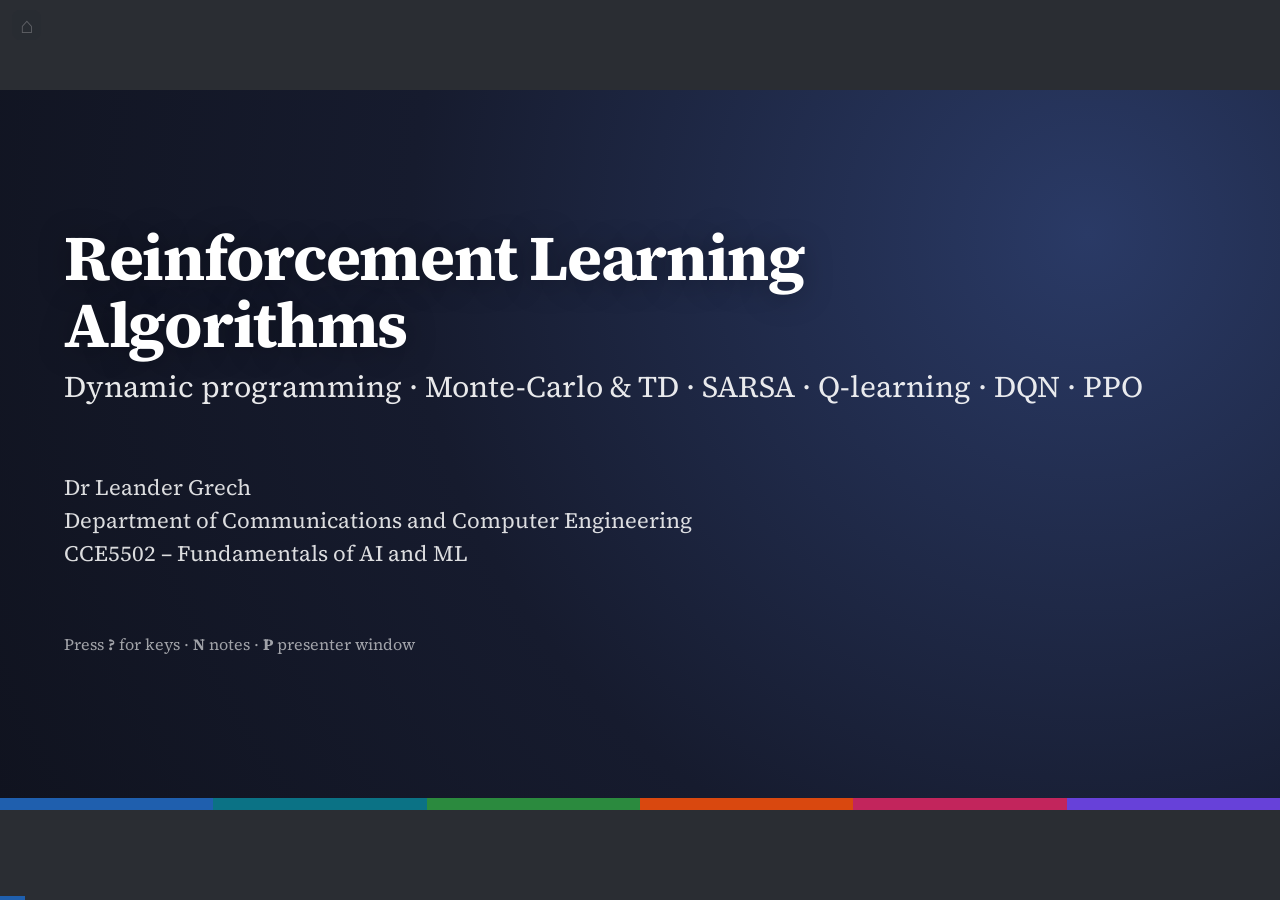
<file: L2_RL_Algorithms.html>
<!doctype html>
<html lang="en">
<head>
<meta charset="utf-8">
<meta name="viewport" content="width=device-width, initial-scale=1">
<title>RL 2: Algorithms</title>
<link rel="stylesheet" href="assets/katex/katex.min.css?v=202609281015">
<link rel="stylesheet" href="assets/deck.css?v=202609281015">
<script defer src="assets/katex/katex.min.js?v=202609281015"></script>
<script defer src="assets/katex/auto-render.min.js?v=202609281015"></script>
<script defer src="assets/deck.js?v=202609281015"></script>
<script defer src="assets/rl-common.js?v=202609281015"></script>
<script defer src="assets/mindmap.js?v=202609281015"></script>
<script defer src="assets/l2.js?v=202609281015"></script>
</head>
<body>
<div class="deck" data-footer="CCE5502 · Lecture 2 · RL algorithms">

<!-- ============================================================ TITLE -->
<section class="title" data-section="Opening">
  <h1>Reinforcement Learning<br>Algorithms</h1>
  <p class="subtitle">Dynamic programming · Monte-Carlo &amp; TD · SARSA · Q-learning · DQN · PPO</p>
  <p class="who">Dr Leander Grech<br>Department of Communications and Computer Engineering<br>CCE5502 – Fundamentals of AI and ML</p>
  <p class="who" style="margin-top:40px;font-size:16px;opacity:.6">Press <b>?</b> for keys · <b>N</b> notes · <b>P</b> presenter window</p>
</section>

<section data-time="2 min" class="mm">
  <h2>Lecture 2 at a glance</h2>
  <div data-widget="mindmap"><script type="application/json">{"center": ["Lecture 2", "RL Algorithms"], "branches": [{"label": "Planning (DP)", "leaves": [["Generalised PI", "How to improve a policy"], ["Policy evaluation", "Iterative policy evaluation"], ["Policy improvement", "Policy improvement", 2], ["Policy & value iteration", "Policy iteration and value iteration"]], "dark": true}, {"label": "Exploration", "leaves": [["Why Q instead of V", "Going model-free"], ["Bandits", "Exploration vs exploitation"], ["ε-greedy", "ε-greedy exploration"]]}, {"label": "MC & TD", "leaves": [["Monte-Carlo", "Monte-Carlo learning"], ["Temporal difference", "Temporal-Difference learning"], ["Bias vs variance", "MC vs TD: pros and cons"], ["Random walk", "Random walk"], ["Unified view", "A unified view of backups"]], "dark": true}, {"label": "Control", "leaves": [["SARSA (on-policy)", "SARSA: on-policy"], ["Off-policy learning", "Off-policy learning"], ["Q-learning", "Q-learning: off-policy"], ["Cliff walking", "Cliff walking"], ["One rule, many targets", "One update rule, different targets"]]}, {"label": "Deep Q-Networks", "leaves": [["Function approx.", "Q-learning with function approximation"], ["Replay & target net", "DQN machinery"], ["CartPole", "CartPole"], ["Linear policy search", "What is the"], ["Gymnasium & SB3", "DQN with Stable-Baselines3"], ["Training curves", "Reading RL training curves"]]}, {"label": "Beyond DQN", "leaves": [["Value- vs policy-based", "Value-based vs policy-based"], ["Policy gradients", "Policy gradient"], ["PPO", "PPO"], ["Reward hacking", "Reward design and reward hacking"], ["Which algorithm when?", "Which algorithm when?"]]}]}</script></div>
</section>

<section data-time="2 min">
  <h2>Where we are</h2>
  <div class="row">
    <div class="col box">
      <h3>Last time</h3>
      <ul class="small">
        <li>MDP $\langle \mathcal{S}, \mathcal{A}, \mathcal{P}, \mathcal{R}, \gamma\rangle$, policy $\pi(a|s)$, return $G_t$</li>
        <li>Values $v_\pi(s)$, $q_\pi(s,a)$ and their <b>Bellman equations</b></li>
        <li>If we know $q_*$: act greedily → optimal</li>
      </ul>
      <div class="eq" style="font-size:20px">$\est{q_*(s,a)} = \rew{\mathcal{R}^a_s} + \gamma \sum_{s'} \mathcal{P}^a_{ss'} \nxt{\max_{a'} q_*(s',a')}$</div>
      <div class="inwords sm">How good is <span class='c-est'>an action</span>? <span class='c-rew'>The reward it gives now</span>, plus the discounted <span class='c-next'>value of acting optimally from wherever you land</span>.</div>
    </div>
    <div class="col box blue">
      <h3>Today</h3>
      <ol class="small">
        <li><b>Planning</b> when the model is known (DP)</li>
        <li><b>Learning</b> values from experience: Monte-Carlo vs TD</li>
        <li><b>Control</b>: SARSA &amp; Q-learning</li>
        <li><b>Deep</b> Q-Networks + CartPole with Stable-Baselines3</li>
        <li>Beyond DQN: policy gradients, PPO, reward design</li>
      </ol>
    </div>
  </div>
</section>

<section data-time="2 min">
  <h2>Key terms we'll use all lecture</h2>
  <style>
    .ktgrid { display:grid; grid-template-columns:repeat(4,1fr); gap:16px; margin-top:14px; }
    .kt { background:#fff; border:1px solid var(--faint); border-top:5px solid var(--accent); border-radius:10px; padding:14px 16px 16px; box-shadow:0 1px 3px rgba(0,0,0,.06); display:flex; flex-direction:column; gap:6px; }
    .kt.v { border-top-color:var(--orange); } .kt.g { border-top-color:var(--green); }
    .kt-h { font-size:14px; font-weight:700; letter-spacing:.06em; text-transform:uppercase; color:var(--accent); }
    .kt.v .kt-h { color:var(--orange); } .kt.g .kt-h { color:var(--green); }
    .kt-s { font-size:22px; min-height:36px; display:flex; align-items:center; white-space:nowrap; }
    .kt-m { font-size:17px; line-height:1.35; color:var(--muted); }
  </style>
  <div class="ktgrid">
    <div class="kt w"><div class="kt-h">State · action · reward</div><div class="kt-s">$s,\; a,\; r$</div><div class="kt-m">What the agent sees, does, and gets back each step.</div></div>
    <div class="kt w"><div class="kt-h">Episode</div><div class="kt-s">$S_0, A_0, R_1, \dots, S_T$</div><div class="kt-m">One run from a start state to a terminal state.</div></div>
    <div class="kt w"><div class="kt-h">Return</div><div class="kt-s">$G_t = R_{t+1} + \gamma R_{t+2} + \dots$</div><div class="kt-m">Total discounted reward from time $t$ on.</div></div>
    <div class="kt w"><div class="kt-h">Discount</div><div class="kt-s">$\gamma \in [0, 1]$</div><div class="kt-m">How much the future counts. 0: only now · 1: everything equally.</div></div>
    <div class="kt w"><div class="kt-h">Model</div><div class="kt-s">$\mathcal{P}^a_{ss'},\; \mathcal{R}^a_s$</div><div class="kt-m">How the world moves and pays out. Known → <b>plan</b> · unknown → <b>learn</b>.</div></div>
    <div class="kt w"><div class="kt-h">Policy</div><div class="kt-s">$\pi(a \mid s)$</div><div class="kt-m">The agent's behaviour: probability of each action in each state.</div></div>
    <div class="kt v"><div class="kt-h">State value</div><div class="kt-s">$v_\pi(s) = \mathbb{E}_\pi[G_t \mid S_t = s]$</div><div class="kt-m">How good a <b>state</b> is, if we follow $\pi$.</div></div>
    <div class="kt v"><div class="kt-h">Action value</div><div class="kt-s">$q_\pi(s,a) = \mathbb{E}_\pi[G_t \mid s, a]$</div><div class="kt-m">How good an <b>action</b> is, then follow $\pi$.</div></div>
    <div class="kt v"><div class="kt-h">Optimal values</div><div class="kt-s">$v_*,\; q_*$</div><div class="kt-m">The best achievable values, over all policies.</div></div>
    <div class="kt v"><div class="kt-h">Bellman equation</div><div class="kt-s">$v = r + \gamma\, v'$</div><div class="kt-m">Value now = reward + $\gamma$ × value of where you land.</div></div>
    <div class="kt g"><div class="kt-h">Greedy</div><div class="kt-s">$\arg\max_a q(s,a)$</div><div class="kt-m">Pick the action that looks best now. Greedy on $q_*$ is optimal.</div></div>
    <div class="kt g"><div class="kt-h">Prediction vs control</div><div class="kt-s">evaluate&nbsp;$\pi$ &nbsp;·&nbsp; find best&nbsp;$\pi$</div><div class="kt-m"><b>Prediction</b>: how good is a <span style="white-space:nowrap">given $\pi$?</span> <b>Control</b>: find the best $\pi$.</div></div>
  </div>
</section>

<!-- ============================================================ DP -->
<section class="section" data-section="Planning (DP)">
  <div class="kicker">Part 1</div>
  <h1>Planning by dynamic programming</h1>
  <p>Assume we know $\mathcal{P}$ and $\mathcal{R}$. How do we find the best policy?</p>
</section>

<section data-time="2 min">
  <h2>How to improve a policy</h2>
  <div class="row">
    <div class="col">
      <p>Given a policy $\pi$:</p>
      <ol>
        <li><b>Evaluate</b> it: compute $v_\pi$</li>
        <li><b>Improve</b> it: act greedily w.r.t. $v_\pi$ → $\pi' \geq \pi$</li>
      </ol>
      <p>Repeat. For finite MDPs this <b>always converges to $\pi_*$</b>.</p>
      <div class="box blue small"><p style="margin:0"><b>Generalised policy iteration (GPI):</b> almost every RL algorithm is some mix of <i>evaluation</i> and <i>improvement</i> — they differ in <b>how</b> (and how thoroughly) they do each.</p></div>
    </div>
    <div class="col" data-widget="gpi"></div>
  </div>
</section>

<section data-time="2 min">
  <h2>Iterative policy evaluation</h2>
  <p><b>Problem:</b> evaluate a given policy $\pi$. &nbsp; <b>Solution:</b> apply the Bellman expectation equation as an <b>update rule</b>, over and over:</p>
  <div class="eq">$\est{v_{k+1}(s)} = \sum_{a} \pi(a|s) \left( \rew{\mathcal{R}^a_s} + \gamma \sum_{s'} \mathcal{P}^a_{ss'}\, \nxt{v_k(s')} \right) \qquad \est{\mathbf{v}_{k+1}} = \rew{\mathcal{R}^\pi} + \gamma \mathcal{P}^\pi \nxt{\mathbf{v}_k}$</div>
  <div class="row">
    <ul class="col small">
      <li>Start from $v_0 = 0$; iterate $v_0 \to v_1 \to v_2 \to \dots \to v_\pi$</li>
      <li><b>Synchronous</b>: every state is updated in every sweep, from the previous sweep's numbers</li>
      <li>Needs the model $\mathcal{P}, \mathcal{R}$ → this is <i>planning</i></li>
    </ul>
    <div class="col inwords"><span class='c-est'>A state's new value</span> = the <b>average</b> (over what π does and what the world does) of <i><span class='c-rew'>reward</span> + γ × <span class='c-next'>the neighbour's old value</span></i>. Repeat until the numbers stop changing. Each sweep, news about rewards travels one step further.</div>
  </div>
  <div class="box fragment small"><p style="margin:0"><b>Worked example</b> (4×4 grid, −1 per move, random policy, γ = 1)<br>
    Sweep 1: every cell $= -1$. &nbsp; Sweep 2: the cell next to an exit $= -1 + \tfrac14(0 - 1 - 1 - 1) = -1.75$, cells further away $= -1 + \tfrac14(-4) = -2$.<br>
    <span class="muted">Exactly what you'll see on the next slide.</span></p></div>
</section>

<section data-time="4 min">
  <h2>Evaluating the random policy — and improving it</h2>
  <div class="row">
    <div class="col-2" data-widget="dpgrid" data-preset="sutton"></div>
    <div class="col small">
      <p>Reward −1 per step, $\gamma = 1$, grey = terminal.</p>
      <ul style="font-size:0.8em;padding-left:1.1em;margin:0.3em 0;line-height:1.35">
        <li><b>Evaluate: 1 sweep</b><br>$v_{k+1}(s) = \sum_a \pi(a|s)\,\big(r + \gamma v_k(s')\big)$</li>
        <li><b>Evaluate ⟳</b> repeat until converged<br>$v_k \to v_\pi \;\;(\max_s |\Delta v| < 10^{-3})$</li>
        <li><b>Improve π</b><br>point each arrow at the best next state under the current $v$ <span class="muted">(ties split)</span></li>
        <li><b>Reset</b> &nbsp;$v = 0$, π uniform random</li>
      </ul>
      <p style="font-size:0.88em">Try: 1 sweep a few times, then <b>Improve π</b> after $k = 1, 2, 3$.</p>
      <p class="muted">Greedy w.r.t. an <i>unfinished</i> $v_k$ is often already optimal!</p>
    </div>
  </div>
</section>

<section data-time="2 min">
  <h2>Policy improvement</h2>
  <p>Act greedily with respect to $q_\pi$: &nbsp; $\pi'(s) = \arg\max_{a} q_\pi(s,a)$</p>
  <div class="inwords sm">In each state, look one step ahead and switch to the action with the highest $q_\pi$. E.g. $q(s,{\uparrow}) = -3,\ q(s,{\rightarrow}) = -2,\ q(s,{\downarrow}) = -5 \Rightarrow$ choose →. It can never hurt: you only switch if the new action is at least as good <i>even if you go back to the old policy afterwards</i>.</div>
  <p>Formally, one greedy step is at least as good as following π:</p>
  <div class="eq">$q_\pi(s, \pi'(s)) = \max_a q_\pi(s,a) \;\geq\; q_\pi(s, \pi(s)) = v_\pi(s)$</div>
  <p class="fragment">…and unrolling it shows $v_{\pi'}(s) \geq v_\pi(s)$ for all $s$ (policy improvement theorem).</p>
  <div class="box green fragment"><p class="small" style="margin:0">If improvement <b>stops</b> ($=$ instead of $\geq$): $\;v_\pi(s) = \max_a q_\pi(s,a)$ — that <i>is</i> the Bellman optimality equation, so $v_\pi = v_*$ and $\pi$ is optimal.</p></div>
</section>

<section data-time="4 min">
  <h2>Policy iteration and value iteration, live</h2>
  <div data-widget="dpgrid" data-preset="maze"></div>
</section>

<section data-time="2 min">
  <h2>Value iteration vs policy iteration</h2>
  <div class="eq">Value iteration: $\quad \est{v_{k+1}(s)} = \max_a \left( \rew{\mathcal{R}^a_s} + \gamma \sum_{s'} \mathcal{P}^a_{ss'}\, \nxt{v_k(s')} \right)$</div>
  <div class="inwords sm">Value iteration = policy iteration where evaluation is cut short to <b>one sweep</b>, and the greedy step is folded in (the max). Don't wait for exact values: improve straight away.</div>
  <table class="t" style="width:100%;margin-top:6px">
    <tr><th class="l"></th><th>Policy iteration</th><th>Value iteration</th></tr>
    <tr><td class="l">Backup</td><td>Bellman <b>expectation</b> (+ greedy step)</td><td>Bellman <b>optimality</b></td></tr>
    <tr><td class="l">Explicit policy?</td><td>yes, every iteration</td><td>only at the end</td></tr>
    <tr><td class="l">Iterations</td><td>few, but each is expensive</td><td>many cheap sweeps</td></tr>
    <tr><td class="l">Cost per sweep</td><td colspan="2">$O(|\mathcal{A}|\,|\mathcal{S}|^2)$ — every state, every action, every successor</td></tr>
  </table>
  <div class="box red" style="margin-top:14px"><p class="small" style="margin:0"><b>Two big problems with DP:</b> (1) needs the model $\mathcal{P}, \mathcal{R}$; (2) sweeps the entire state space. Real problems: unknown model, astronomically many states → <b>learn from sampled experience</b>.</p></div>
</section>

<!-- ============================================================ MODEL-FREE PREDICTION -->
<section class="section" data-section="Exploration">
  <div class="kicker">Part 2</div>
  <h1>Learning from experience</h1>
  <p>No model. The agent only sees $S_t, A_t, R_{t+1}, S_{t+1}, \dots$ — can it still estimate values?</p>
</section>

<section data-time="2 min">
  <h2>Going model-free: use $Q$, not $V$</h2>
  <div class="row">
    <div class="col box red">
      <h3>Greedy improvement over $V(s)$ needs a model</h3>
      <div class="eq" style="font-size:21px">$\pi'(s) = \arg\max_a \Big( \underbrace{\rew{\mathcal{R}^a_s} + \gamma\sum_{s'} \mathcal{P}^a_{ss'}}_{\text{model!}} \nxt{V(s')} \Big)$</div>
    </div>
    <div class="col box green">
      <h3>Greedy improvement over $Q(s,a)$ is model-free</h3>
      <div class="eq" style="font-size:21px">$\pi'(s) = \arg\max_a Q(s,a)$</div>
      <p class="small">The dynamics are learned <i>implicitly</i> inside $Q$.</p>
    </div>
  </div>
  <div class="inwords">$V(s)$ says how good a <b>place</b> is. To pick a move from it, you must know where each move leads: that's the model. $Q(s,a)$ scores the <b>move</b> itself, so you just take the highest. No model needed.</div>
  <p style="margin-top:10px">Second problem: if we always act greedily, we only ever see the actions we <i>think</i> are best. We must also <b>explore</b>.</p>
</section>

<section data-time="4 min">
  <h2>Exploration vs exploitation</h2>
  <div data-widget="bandit" class="widget"></div>
</section>

<section data-time="1 min">
  <h2>ε-greedy exploration</h2>
  <div class="row center">
    <div class="col-2">
      <ul>
        <li>With probability $1 - \varepsilon$: <b>exploit</b>, take the action with the highest $Q$</li>
        <li>With probability $\varepsilon$: <b>explore</b>, pick uniformly at random among all $m$ actions</li>
      </ul>
      <div class="inwords sm">The random pick can also land on the best action, so it gets $1 - \varepsilon + \tfrac{\varepsilon}{m}$; every other action gets $\tfrac{\varepsilon}{m}$. Nothing is ever ruled out, so every action keeps being tried.</div>
    </div>
    <div class="col box">
      <h3>Example: $m = 4$, $\varepsilon = 0.2$</h3>
      <div class="probbars">
        <div><span style="height:85%;background:var(--accent)"></span><b>0.85</b>best</div>
        <div><span style="height:5%;background:#9aa1ad"></span>0.05</div>
        <div><span style="height:5%;background:#9aa1ad"></span>0.05</div>
        <div><span style="height:5%;background:#9aa1ad"></span>0.05</div>
      </div>
      <p class="small muted" style="margin:0">$0.8 + 0.2/4 = 0.85$ &nbsp;·&nbsp; $0.2/4 = 0.05$</p>
    </div>
  </div>
  <p class="small">In practice: <b>decay</b> ε over training (e.g. 1.0 → 0.02). That's DQN's <code>exploration_fraction</code>, which we'll see in code.</p>
</section>

<section class="section" data-section="MC & TD">
  <div class="kicker">Part 3</div>
  <h1>Monte-Carlo and TD learning</h1>
  <p>Estimate $v_\pi$ from sampled episodes: wait for the real return (MC), or bootstrap from the next estimate (TD).</p>
</section>

<section data-time="2 min">
  <h2>Monte-Carlo learning</h2>
  <div class="colorkey"><span class="c-est">estimate being updated</span><span class="c-rew">real experience (R, G)</span><span class="c-next">estimate of the next state</span><span class="c-tgt">target</span><span class="c-err">error δ</span></div>
  <ul>
    <li>Learn directly from <b>complete episodes</b> of experience — no model</li>
    <li>Simplest possible idea: <b>value = mean return</b></li>
    <li>No bootstrapping; only works for <b>episodic</b> tasks (must terminate)</li>
  </ul>
  <p>Estimate $v_\pi(s) = \mathbb{E}[G_t \mid S_t = s]$ by averaging the returns actually seen. After each episode:</p>
  <div class="eq">$\est{V(S_t)} \leftarrow \est{V(S_t)} + \alpha\, \big(\, \underbrace{\rew{G_t}}_{\tgt{\text{target}}} - \est{V(S_t)} \big)$</div>
  <p class="small" style="margin:0;text-align:center" class="muted">MC <span class='c-tgt'>target</span> = <span class='c-rew'>the return that actually happened</span> in this episode.</p>
  <div class="template"><b>The pattern behind every update today:</b> &nbsp; <span class='c-est'>new estimate</span> = <span class='c-est'>old estimate</span> + α × (<span class='c-tgt'>target</span> − <span class='c-est'>old estimate</span>).<br>
    <span class="small">(target − estimate) is the error; α is how far we move towards the target. α = 1/n gives the exact running average (Lecture 1); a constant α weights recent episodes more.</span></div>
</section>

<section data-time="3 min">
  <h2>Temporal-Difference learning</h2>
  <ul>
    <li>Learn from <b>incomplete</b> episodes — update after <b>every step</b></li>
    <li>Works in continuing (non-terminating) tasks</li>
    <li><b>Bootstraps</b>: updates a guess towards a guess</li>
  </ul>
  <div class="eq">$\est{V(S_t)} \leftarrow \est{V(S_t)} + \alpha\, \big(\, \underbrace{\rew{R_{t+1}} + \gamma \nxt{V(S_{t+1})}}_{\tgt{\text{TD target}}} - \est{V(S_t)} \big)$</div>
  <div class="row">
    <div class="col inwords sm">Same pattern as MC, different <span class='c-tgt'>target</span>: <b><span class='c-rew'>one real step</span> + <span class='c-next'>my current guess for the rest</span></b>. The TD error $\err{\delta_t} = \rew{R_{t+1}} + \gamma \nxt{V(S_{t+1})} - \est{V(S_t)}$ is the <span class='c-err'>surprise</span>: positive → better than expected, so raise $\est{V(S_t)}$.</div>
    <div class="col box small"><p style="margin:0">🚗 If another car nearly crashes into you, you can update "that was dangerous" <b>immediately</b> — no need to actually crash (end the episode) first.</p></div>
  </div>
</section>

<section data-time="3 min">
  <h2>Driving home: MC vs TD</h2>
  <div data-widget="driving" class="widget"></div>
</section>

<section data-time="2 min">
  <h2>MC vs TD: pros and cons</h2>
  <div class="inwords sm"><b>MC</b> waits for the true outcome: honest but noisy. <b>TD</b> trusts its own next guess: fast and steady, but can inherit its own mistakes. (<i>Bias</i> = systematically off; <i>variance</i> = how much estimates jump around.)</div>
  <table class="t" style="width:100%;font-size:18px">
    <tr><th class="l"></th><th>Monte-Carlo</th><th>Temporal-Difference</th></tr>
    <tr><td class="l">When can it learn?</td><td>only after the episode ends</td><td>online, after every step</td></tr>
    <tr><td class="l">Continuing tasks?</td><td class="bad">no</td><td class="good">yes</td></tr>
    <tr><td class="l">Target</td><td>$\rew{G_t}$ (actual return)</td><td>$\rew{R_{t+1}} + \gamma \nxt{V(S_{t+1})}$ (estimate)</td></tr>
    <tr><td class="l">Bias</td><td class="good">zero (unbiased)</td><td>biased (depends on current $V$)</td></tr>
    <tr><td class="l">Variance</td><td class="bad">high — many random steps</td><td class="good">low — one random step</td></tr>
    <tr><td class="l">Sensitive to initial value</td><td>no</td><td>yes</td></tr>
    <tr><td class="l">With function approximation</td><td>good convergence</td><td>can diverge (!)</td></tr>
    <tr><td class="l">Exploits Markov property</td><td>no → better in POMDPs</td><td>yes → usually more efficient</td></tr>
  </table>
</section>

<section data-time="3 min">
  <h2>Random walk: MC vs TD in practice</h2>
  <div data-widget="randomwalk" class="widget"></div>
  <p class="small" style="margin:4px 0 0">True values $\tfrac16, \tfrac26, \dots, \tfrac56$ = probability of finishing on the right. <b>Question:</b> after 10 episodes, which estimate is closer to the black line, and why?</p>
</section>

<section data-time="3 min">
  <h2>A unified view of backups</h2>
  <div data-widget="unified" class="widget"></div>
</section>

<section class="brk" data-section="Break">
  <h1>☕ Break</h1>
  <p style="font-size:26px">10 minutes. Next: from <b>predicting</b> values to <b>controlling</b> — SARSA, Q-learning, DQN</p>
</section>

<!-- ============================================================ CONTROL -->
<section class="section" data-section="SARSA & Q-learning">
  <div class="kicker">Part 4</div>
  <h1>Model-free control</h1>
  <p>Put TD inside the GPI loop: learn $Q(s,a)$, act ε-greedily, improve every step.</p>
</section>

<section data-time="3 min">
  <h2>SARSA: on-policy TD control</h2>
  <div class="row center">
    <div class="col-2">
      <div class="eq">$\est{Q(S,A)} \leftarrow \est{Q(S,A)} + \alpha \big( \rew{R} + \gamma\, \nxt{Q(S', A')} - \est{Q(S,A)} \big)$</div>
      <ul class="small">
        <li>Uses the tuple $(\est{S}, \est{A}, \rew{R}, \nxt{S'}, \nxt{A'})$ — hence the name</li>
        <li>$\nxt{A'}$ is the <span class='c-next'>next action</span>: the one the agent <b>will actually take</b> (ε-greedy)</li>
        <li>Every time-step: <b>evaluate</b> (SARSA update, $Q \approx q_\pi$) and <b>improve</b> (ε-greedy on the new $Q$)</li>
      </ul>
      <div class="inwords sm">The TD update from before, now for $Q$. <span class='c-tgt'>Target</span> = <b><span class='c-rew'>reward</span> + <span class='c-next'>value of the action I'm really going to take next</span></b>, exploration included.</div>
    </div>
    <div class="col">
      <svg width="220" height="260" viewBox="0 0 220 260">
        <circle cx="110" cy="30" r="20" fill="#fff" stroke="#d9480f" stroke-width="2.5"/><text x="145" y="36" font-size="18" fill="#d9480f" font-weight="700">S</text>
        <line x1="110" y1="50" x2="110" y2="90" stroke="#d9480f" stroke-width="2"/><circle cx="110" cy="98" r="9" fill="#d9480f"/><text x="130" y="104" font-size="18" fill="#d9480f" font-weight="700">A</text>
        <line x1="110" y1="107" x2="110" y2="160" stroke="#2b8a3e" stroke-width="2"/><text x="120" y="140" font-size="18" fill="#2b8a3e" font-weight="700">R</text>
        <circle cx="110" cy="180" r="20" fill="#fff" stroke="#1f5fae" stroke-width="2.5"/><text x="145" y="186" font-size="18" fill="#1f5fae" font-weight="700">S′</text>
        <line x1="110" y1="200" x2="110" y2="232" stroke="#1f5fae" stroke-width="2.5"/><circle cx="110" cy="240" r="9" fill="#1f5fae"/><text x="130" y="246" font-size="18" fill="#1f5fae" font-weight="700">A′</text>
      </svg>
    </div>
  </div>
</section>

<section data-time="4 min">
  <h2>SARSA, one update at a time</h2>
  <div data-widget="tdstep" data-algo="sarsa" class="widget"></div>
</section>

<section data-time="2 min">
  <h2>Off-policy learning</h2>
  <p>Evaluate a <b>target policy</b> $\pi$ while following a different <b>behaviour policy</b> $\mu$.</p>
  <div class="row">
    <div class="col box"><h3>On-policy</h3><p class="small">“Learn on the job”. Learn about $\pi$ from experience sampled from $\pi$. Can't reuse old data.</p></div>
    <div class="col box blue"><h3>Off-policy</h3><p class="small">“Look over someone's shoulder”. Learn about $\pi$ from experience sampled from $\mu$.</p></div>
  </div>
  <div class="inwords sm">Two roles: the <b>behaviour policy</b> decides what the agent actually does (e.g. ε-greedy, explores). The <b>target policy</b> is the one we want to learn about (e.g. greedy). On-policy: they are the same. Off-policy: they differ.</div>
  <p style="margin-top:8px">Why bother?</p>
  <ul class="small">
    <li>Learn from observing humans or other agents</li>
    <li><b>Re-use experience</b> generated by old policies $\pi_1, \dots, \pi_{t-1}$ ← the replay buffer in DQN</li>
    <li>Learn about the <b>optimal</b> policy while following an <b>exploratory</b> one</li>
  </ul>
</section>

<section data-time="2 min">
  <h2>Q-learning: off-policy TD control</h2>
  <ul class="small">
    <li>Behaviour policy $\mu$: ε-greedy w.r.t. $Q$ (explores)</li>
    <li>Target policy $\pi$: <b>greedy</b> w.r.t. $Q$, so the next state is worth its best Q-value, $\nxt{\max_{a'} Q(S', a')}$</li>
  </ul>
  <div class="inwords sm"><span class='c-tgt'>Target</span> = <b><span class='c-rew'>reward</span> + <span class='c-next'>value of the best next action</span></b>, whatever I actually do next. It learns about acting greedily while behaving ε-greedily.</div>
  <div class="eq">$\est{Q(S,A)} \leftarrow \est{Q(S,A)} + \alpha \big( \rew{R} + \gamma\, \nxt{\max_{a'} Q(S', a')} - \est{Q(S,A)} \big)$</div>
  <div class="box green" style="margin-top:12px"><p class="small" style="margin:0"><b>Theorem:</b> Q-learning control converges to the optimal action-value function, $Q(s,a) \to q_*(s,a)$ (tabular, all pairs visited infinitely often).</p></div>
</section>

<section data-time="4 min">
  <h2>Q-learning, one update at a time</h2>
  <div data-widget="tdstep" data-algo="qlearning" class="widget"></div>
</section>

<section data-time="5 min">
  <h2>Cliff walking: SARSA vs Q-learning</h2>
  <div data-widget="cliff" class="widget"></div>
</section>

<section data-time="3 min">
  <h2>One update rule, different targets</h2>
  <div class="colorkey"><span class="c-est">estimate being updated</span><span class="c-rew">real experience (R, G)</span><span class="c-next">estimate of the next state</span><span class="c-tgt">target</span><span class="c-err">error δ</span></div>
  <div class="template" style="text-align:center;font-size:24px">$\est{\text{estimate}} \;\leftarrow\; \est{\text{estimate}} + \alpha\,\big(\,\tgt{\text{target}} - \est{\text{estimate}}\,\big)$</div>
  <table class="t" style="width:100%;font-size:18px">
    <tr><th class="l">Method</th><th class="l">Estimate</th><th class="l">Target</th><th class="l">“The target is…”</th><th>Updates</th></tr>
    <tr><td class="l"><b>Monte-Carlo</b></td><td class="l">$\est{V(S_t)}$</td><td class="l">$\rew{G_t}$</td><td class="l"><span class='c-rew'>the whole return that actually happened</span></td><td>end of episode</td></tr>
    <tr><td class="l"><b>TD(0)</b></td><td class="l">$\est{V(S_t)}$</td><td class="l">$\rew{R} + \gamma \nxt{V(S')}$</td><td class="l"><span class='c-rew'>one real step</span> + <span class='c-next'>my guess for the rest</span></td><td>every step</td></tr>
    <tr><td class="l"><b>SARSA</b></td><td class="l">$\est{Q(S,A)}$</td><td class="l">$\rew{R} + \gamma \nxt{Q(S',A')}$</td><td class="l"><span class='c-rew'>one real step</span> + <span class='c-next'>value of the action I <b>will</b> take</span></td><td>every step</td></tr>
    <tr><td class="l"><b>Q-learning</b></td><td class="l">$\est{Q(S,A)}$</td><td class="l">$\rew{R} + \gamma \nxt{\max_{a'} Q(S',a')}$</td><td class="l"><span class='c-rew'>one real step</span> + <span class='c-next'>value of the <b>best</b> action</span></td><td>every step</td></tr>
    <tr><td class="l"><b>DQN</b></td><td class="l">$\est{Q(s,a;\theta)}$</td><td class="l">$\rew{r} + \gamma \nxt{\max_{a'} Q(s',a';\theta^-)}$</td><td class="l">as Q-learning, <span class='c-next'>from a frozen copy of the network</span></td><td>minibatches from replay</td></tr>
  </table>
  <div class="inwords sm">(<span class='c-tgt'>target</span> − <span class='c-est'>estimate</span>) is the error <span class='c-err'>δ</span> we saw in every widget. All of today's learning algorithms are this one line; they only disagree about <b>what to aim at</b>.</div>
</section>

<section class="quiz" data-time="2 min">
  <h2>🧠 Quick check: SARSA vs Q-learning</h2>
  <div data-widget="quiztimer" data-seconds="30"></div>
  <div class="quiz-list">
    <div class="quiz-q"><div class="num">1</div><div class="body"><div class="qt">Which algorithm learns the value of the policy it is <i>executing</i>, exploration included?</div><div class="ans fragment">SARSA (on-policy): its target uses the <span class='c-next'>action it will really take</span>.</div></div></div>
    <div class="quiz-q"><div class="num">2</div><div class="body"><div class="qt">Why can Q-learning learn from a replay buffer of old experience, but SARSA can't (directly)?</div><div class="ans fragment">Q-learning's target uses the <span class='c-next'>best next action</span>, not the one the old policy took, so it doesn't matter who generated the data (off-policy).</div></div></div>
    <div class="quiz-q"><div class="num">3</div><div class="body"><div class="qt">How big is a tabular Q-table for CartPole?</div><div class="ans fragment">Infinite: the state is continuous → we need function approximation (next: DQN).</div></div></div>
  </div>
</section>

<!-- ============================================================ DQN -->
<section class="section" data-section="Deep Q-Networks">
  <div class="kicker">Part 5</div>
  <h1>Deep Q-Networks</h1>
  <p>Replace the table with a neural network.</p>
</section>

<section data-time="2 min">
  <h2>Q-learning with function approximation</h2>
  <p>Approximate $Q$ with a network with weights $\theta$: &nbsp;$Q(s, a; \theta) \approx q_*(s, a)$, and turn the Q-learning update into a <b>regression</b> problem:</p>
  <div class="eq">$L(\theta) = \mathbb{E}\Big[ \big( \underbrace{\rew{r} + \gamma \nxt{\max_{a'} Q(s', a'; \theta^-)}}_{\tgt{\text{target } y}} - \est{Q(s, a; \theta)} \big)^2 \Big]$</div>
  <div class="row">
    <div class="col box"><h3>Table (Q-learning)</h3><p class="small"><code>Q[s,a] += α·(y − Q[s,a])</code><br>overwrites one cell only</p></div>
    <div class="col box blue"><h3>Network (DQN)</h3><p class="small"><code>θ −= η·∇θ (y − Q(s,a;θ))²</code><br>nudges all weights, so similar states change too (generalisation)</p></div>
  </div>
  <div class="inwords sm">Ordinary supervised regression, except the "labels" $\tgt{y}$ are made by the network itself from <span class='c-rew'>one real step</span> plus <span class='c-next'>its own estimate of the next state</span>. Same target as Q-learning.</div>
</section>

<section data-time="2 min">
  <h2>The Q-network</h2>
  <div data-widget="dqnarch" class="widget"></div>
</section>

<section data-time="3 min">
  <h2>Why naive deep Q-learning is unstable</h2>
  <div class="cards c2">
    <div class="card"><h3>1. Correlated samples</h3><p>Consecutive transitions are nearly identical. Gradient descent assumes shuffled, independent samples (i.i.d.) → the net over-fits the current region and forgets the rest.</p><p class="good">Fix: experience replay buffer</p></div>
    <div class="card"><h3>2. Moving targets</h3><p>The target $y$ depends on $\theta$: every update moves the target — a dog chasing its tail.</p><p class="good">Fix: slowly-updated target network $\theta^-$</p></div>
  </div>
  <div class="box red" style="margin-top:16px"><p class="small" style="margin:0"><b>The “deadly triad”</b> (Sutton &amp; Barto): function approximation + bootstrapping + off-policy learning can diverge. DQN uses all three — replay and target networks are what keep it stable in practice.</p></div>
</section>

<section data-time="3 min">
  <h2>DQN machinery: replay buffer + target network</h2>
  <div data-widget="replay" class="widget"></div>
</section>

<section data-time="2 min">
  <h2>DQN algorithm</h2>
<pre><span class="c"># Mnih et al., "Human-level control through deep RL", Nature 2015</span>
initialise Q-network θ, target network θ⁻ ← θ, replay buffer D
<span class="k">for</span> step t = 1 ... T:
    a = random action              <span class="k">with</span> prob. ε      <span class="n">① explore</span> <span class="c">(ε decays over time)</span>
        argmax_a Q(s, a; θ)        otherwise
    s', r, done = env.step(a);   D.append((s, a, r, s', done))   <span class="n">② remember</span>
    <span class="k">if</span> t &gt; learning_starts <span class="k">and</span> t % train_freq == 0:
        sample minibatch (s, a, r, s', done) ~ D                  <span class="n">③ random past experience</span>
        <span class="c-tgt">y</span> = <span class="c-rew">r</span> + γ · (1 − done) · <span class="c-next">max_a' Q(s', a'; θ⁻)</span>             <span class="n">④ TD target, frozen net</span>
        θ ← θ − η ∇θ (<span class="c-tgt">y</span> − <span class="c-est">Q(s, a; θ)</span>)²                            <span class="n">⑤ regression step</span>
    <span class="k">if</span> t % target_update_interval == 0:  θ⁻ ← θ                <span class="n">⑥ refresh the target</span>
    s = s' (or env.reset() if episode ended)</pre>
  <p class="small">Every name in this pseudocode is a Stable-Baselines3 hyperparameter.</p>
</section>

<section data-time="3 min">
  <h2>CartPole</h2>
  <div data-widget="cartpole" class="widget"></div>
  <p class="small" style="margin-top:4px">State $(x, \dot x, \theta, \dot\theta)$ · actions: push left / right · reward +1 per step upright · ends when $|\theta| &gt; 12°$ or $|x| &gt; 2.4$ · truncated at 500.</p>
</section>

<section data-time="3 min">
  <h2>What is the “linear policy”?</h2>
  <div class="row">
    <div class="col">
      <p>A policy with just <b>4 numbers</b> $w = (w_1, w_2, w_3, w_4)$:</p>
      <div class="eq" style="font-size:20px">$\pi_w(s) = \begin{cases} \text{push right} & \text{if } w_1 x + w_2 \dot x + w_3 \theta + w_4 \dot\theta > 0 \\ \text{push left} & \text{otherwise} \end{cases}$</div>
      <ul class="small">
        <li><b>Linear</b>: the decision is the sign of a weighted sum of the state — a straight line (hyperplane) splits state space into a “left” half and a “right” half</li>
        <li>Intuition for a good $w$: pole leaning right ($\theta > 0$) or falling right ($\dot\theta > 0$) → push right to get the cart back under it. So $w_3, w_4 > 0$ and large</li>
        <li>It is <b>deterministic</b> and has no value function — it is a <b>policy-search</b> method, not Q-learning</li>
      </ul>
    </div>
    <div class="col box orange">
      <h3>How it's trained here: random search (hill climbing)</h3>
      <ol class="small">
        <li>Start from 4 random weights</li>
        <li>Perturb: $w' = w + 0.5\,\varepsilon$, $\;\varepsilon \sim \mathcal{N}(0, I)$</li>
        <li>Run 3 episodes with $w'$; score = average length</li>
        <li>Keep $w'$ if it scored at least as well as $w$</li>
        <li>Repeat until 500</li>
      </ol>
      <p class="small">No gradients, no Bellman equation: it only uses the <b>total return</b> of whole episodes (like Monte-Carlo). Works because CartPole is easy and needs only 4 parameters; it does not scale to millions of weights → DQN, policy gradients.</p>
    </div>
  </div>
</section>

<section data-time="2 min">
  <h2>The Gymnasium API</h2>
<pre><span class="k">import</span> gymnasium <span class="k">as</span> gym

env = gym.make(<span class="s">"CartPole-v1"</span>, render_mode=<span class="s">"human"</span>)
obs, info = env.reset(seed=<span class="n">42</span>)
total = <span class="n">0</span>
<span class="k">while True</span>:
    action = env.action_space.sample()                <span class="c"># random agent</span>
    obs, reward, terminated, truncated, info = env.step(action)
    total += reward
    <span class="k">if</span> terminated <span class="k">or</span> truncated:
        <span class="k">break</span>
print(<span class="s">"return:"</span>, total)
env.close()</pre>
  <div class="box orange" style="margin-top:12px"><p class="small" style="margin:0"><b>terminated</b> = reached a terminal state of the MDP (pole fell) → no future value. &nbsp;<b>truncated</b> = time limit hit → the future still exists, so the target should still <b>bootstrap</b>. Mixing them up is a classic bug.</p></div>
</section>

<section data-time="3 min">
  <h2>DQN with Stable-Baselines3</h2>
<pre><span class="k">from</span> stable_baselines3 <span class="k">import</span> DQN
<span class="k">from</span> stable_baselines3.common.evaluation <span class="k">import</span> evaluate_policy

env = gym.make(<span class="s">"CartPole-v1"</span>)                      <span class="c"># no rendering while training!</span>
model = DQN(<span class="s">"MlpPolicy"</span>, env,
            learning_rate=<span class="n">1e-3</span>,                     <span class="c"># step size of gradient descent</span>
            buffer_size=<span class="n">50_000</span>, batch_size=<span class="n">32</span>,     <span class="c"># replay buffer + minibatch size</span>
            learning_starts=<span class="n">1_000</span>, train_freq=<span class="n">4</span>,  <span class="c"># fill the buffer first; learn every 4 steps</span>
            target_update_interval=<span class="n">500</span>,             <span class="c"># θ⁻ ← θ every 500 steps (target net)</span>
            exploration_fraction=<span class="n">0.1</span>, exploration_final_eps=<span class="n">0.02</span>,  <span class="c"># ε schedule</span>
            gamma=<span class="n">0.99</span>, policy_kwargs=dict(net_arch=[<span class="n">64</span>, <span class="n">64</span>]),  <span class="c"># discount; Q-net size</span>
            tensorboard_log=<span class="s">"./tb/"</span>, seed=<span class="n">0</span>, verbose=<span class="n">1</span>)
model.learn(total_timesteps=<span class="n">50_000</span>)

mean, std = evaluate_policy(model, env, n_eval_episodes=<span class="n">10</span>, deterministic=<span class="k">True</span>)
model.save(<span class="s">"dqn_cartpole"</span>)                          <span class="c"># DQN.load("dqn_cartpole") later</span></pre>
  <p class="small" style="margin-top:10px">Then: <code>tensorboard --logdir tb</code> → <code>rollout/ep_rew_mean</code>, <code>rollout/exploration_rate</code>, <code>train/loss</code>.</p>
</section>

<section data-time="2 min">
  <h2>Hyperparameters you will touch</h2>
  <div data-widget="epsched" class="widget"></div>
  <table class="t" style="width:100%;font-size:17px;margin-top:6px">
    <tr><th class="l">parameter</th><th class="l">what it controls</th><th class="l">symptom if wrong</th></tr>
    <tr><td class="l"><code>learning_rate</code></td><td class="l">step size η of gradient descent</td><td class="l">too high: reward collapses / oscillates</td></tr>
    <tr><td class="l"><code>buffer_size</code></td><td class="l">how much past experience is kept</td><td class="l">too small: forgets, correlated batches</td></tr>
    <tr><td class="l"><code>target_update_interval</code></td><td class="l">how often θ⁻ ← θ</td><td class="l">too small: unstable; too large: slow</td></tr>
    <tr><td class="l"><code>exploration_*</code></td><td class="l">ε schedule (plot above)</td><td class="l">decays too fast: stuck in a poor policy</td></tr>
  </table>
</section>

<section data-time="2 min">
  <h2>Reading RL training curves honestly</h2>
  <div class="row">
    <ul class="col">
      <li><b>Always run several seeds</b> (≥ 3). RL results vary wildly between seeds; one lucky run proves nothing.</li>
      <li>Plot the <b>mean and spread</b> (min–max or ±std), not a single curve.</li>
      <li>Training reward ≠ performance: it includes exploration. <b>Evaluate</b> separately with <code>deterministic=True</code>.</li>
      <li><b>Watch the agent.</b> High reward with weird behaviour usually means the reward is not measuring what you want.</li>
    </ul>
    <div class="col box orange">
      <h3>DQN failure modes you may see</h3>
      <ul class="small">
        <li>“Catastrophic forgetting”: reward reaches 500 then crashes</li>
        <li>Q-values growing without bound (overestimation from the max)</li>
        <li>Flat curve for a long time: <code>learning_starts</code> or ε schedule</li>
      </ul>
    </div>
  </div>
</section>

<!-- ============================================================ BEYOND DQN -->
<section class="section" data-section="Beyond DQN">
  <div class="kicker">Part 6</div>
  <h1>Beyond value-based RL</h1>
  <p>Learn the policy directly — the family behind PPO, robotics and LLM fine-tuning.</p>
</section>

<section data-time="2 min">
  <h2>Value-based vs policy-based</h2>
  <table class="t" style="width:100%;font-size:20px">
    <tr><th class="l"></th><th>Value-based (DQN)</th><th>Policy-based (REINFORCE, PPO)</th></tr>
    <tr><td class="l">Learns</td><td>$Q(s,a;\theta)$; policy = argmax</td><td>$\pi(a|s;\theta)$ directly</td></tr>
    <tr><td class="l">Continuous actions</td><td class="bad">hard (argmax over ℝⁿ)</td><td class="good">natural (output a Gaussian)</td></tr>
    <tr><td class="l">Stochastic policies</td><td>no (ε-greedy is a hack)</td><td class="good">yes</td></tr>
    <tr><td class="l">Sample efficiency</td><td class="good">high (replay, off-policy)</td><td>lower (mostly on-policy)</td></tr>
    <tr><td class="l">Stability</td><td>deadly triad</td><td class="good">smoother updates</td></tr>
  </table>
  <div class="inwords sm"><b>Value-based:</b> learn a score for every action, then pick the best. <b>Policy-based:</b> learn the behaviour directly, and nudge it towards whatever worked better than usual.</div>
  <p class="small" style="margin-top:8px"><b>Actor-critic</b> methods combine both: an <b>actor</b> $\pi_\theta$ chooses actions, a <b>critic</b> $V_w$ estimates values to judge them.</p>
</section>

<section data-time="3 min">
  <h2>Policy gradient: make good actions more likely</h2>
  <div class="row center" style="gap:16px">
    <div class="eq" style="font-size:20px;margin:0;flex:none">$\nabla_\theta J(\theta) = \mathbb{E}_\pi\left[\, \nabla_\theta \log \pi_\theta(A_t | S_t)\; \big(\rew{G_t} - b(S_t)\big) \right]$</div>
    <div class="col inwords sm" style="margin:0">Try an action. If the return beat the usual level ($G - b > 0$), make that action <b>more likely</b>; if not, <b>less likely</b>. The baseline $b$ = "usual"; it only reduces noise.</div>
  </div>
  <div data-widget="pg" class="widget"></div>
</section>

<section data-time="3 min">
  <h2>PPO: don't change the policy too much at once</h2>
  <div class="eq" style="font-size:21px">$L^{\text{CLIP}}(\theta) = \mathbb{E}_t\Big[ \min\big( r_t(\theta)\, \hat A_t,\; \operatorname{clip}(r_t(\theta), 1-\varepsilon, 1+\varepsilon)\, \hat A_t \big) \Big], \qquad r_t(\theta) = \frac{\pi_\theta(a_t|s_t)}{\pi_{\theta_\text{old}}(a_t|s_t)}$</div>
  <div class="inwords sm">$r$ = how much more (or less) likely the new policy makes this action than the old one. Good action ($\hat A > 0$): raise $r$, but the gain stops at $1 + \varepsilon$. Bad action: lower $r$, but only down to $1 - \varepsilon$. <b>Many small, safe steps.</b></div>
  <div data-widget="ppoclip" class="widget"></div>
</section>

<section data-time="4 min">
  <h2>Reward design and reward hacking</h2>
  <div data-widget="hack" class="widget"></div>
  <p class="small">The agent optimises <b>exactly</b> what you reward. Famous real case: OpenAI's CoastRunners boat circled forever collecting respawning targets instead of finishing the race.</p>
</section>

<section data-time="1 min">
  <h2>Which algorithm when?</h2>
  <table class="t" style="width:100%;font-size:20px">
    <tr><th class="l">Algorithm</th><th class="l">Type</th><th class="l">Actions</th><th class="l">Typical use</th></tr>
    <tr><td class="l"><b>DQN</b></td><td class="l">value-based, off-policy</td><td class="l">discrete</td><td class="l">Atari, small discrete control</td></tr>
    <tr><td class="l"><b>PPO</b></td><td class="l">actor-critic, on-policy</td><td class="l">both</td><td class="l">robust default; robotics in sim; RLHF</td></tr>
    <tr><td class="l"><b>SAC / TD3</b></td><td class="l">actor-critic, off-policy</td><td class="l">continuous</td><td class="l">sample-efficient continuous control</td></tr>
    <tr><td class="l"><b>GRPO</b> &amp; friends</td><td class="l">policy gradient, group baseline</td><td class="l">tokens</td><td class="l">training LLM “reasoning” on verifiable rewards</td></tr>
  </table>
  <p class="small" style="margin-top:14px">All of them are in (or built on) the same ideas from today: Bellman targets, bootstrapping, exploration, baselines/advantages, replay.</p>
</section>

<section data-time="2 min">
  <h2>Summary</h2>
  <div class="cards c3">
    <div class="card"><h3>Planning (DP)</h3><p>Model known. Policy / value iteration = Bellman equations as update rules.</p></div>
    <div class="card"><h3>Prediction</h3><p>MC: unbiased, high variance, waits for the end. TD: bootstraps, low variance, online.</p></div>
    <div class="card"><h3>Control</h3><p>SARSA (on-policy, safe) vs Q-learning (off-policy, learns $q_*$).</p></div>
    <div class="card"><h3>DQN</h3><p>Q-learning + neural net + replay buffer + target network.</p></div>
    <div class="card"><h3>Policy gradients</h3><p>Push up log-prob of actions with positive advantage. PPO clips the step.</p></div>
    <div class="card"><h3>In practice</h3><p>Seeds, evaluation, watching the agent, and designing the reward carefully.</p></div>
  </div>
  <div class="template" style="margin-top:14px">The thread through today: <b><span class='c-est'>estimate</span> ← <span class='c-est'>estimate</span> + α (<span class='c-tgt'>target</span> − <span class='c-est'>estimate</span>)</b>. MC, TD, SARSA, Q-learning and DQN differ only in the target.</div>
</section>

<section data-time="2 min">
  <h2>The assignment</h2>
  <ul>
    <li>You get a <b>personalised</b> variant of CartPole (physics and a faulty actuator generated from your student ID)</li>
    <li>Train DQN agents, run ablations (no replay? no target network?), stress-test robustness, and design a reward</li>
    <li>Submit code, logs, videos and a short report — the numbers must be reproducible from your submission</li>
    <li><b>Oral discussion (optional, no marks)</b>: only if we need to confirm the work is yours. You may be asked to explain a figure, predict what happens when we change one setting (e.g. $\gamma$ or $\varepsilon$), or link your results to the lectures</li>
  </ul>
  <div class="box orange" style="margin-top:12px"><p class="small" style="margin:0"><b>On AI tools:</b> you may use them — declare how. But the marks are for <i>your</i> understanding of <i>your</i> agents. A report you can't explain scores poorly, however well-written.</p></div>
</section>

</div>
</body>
</html>
</file>
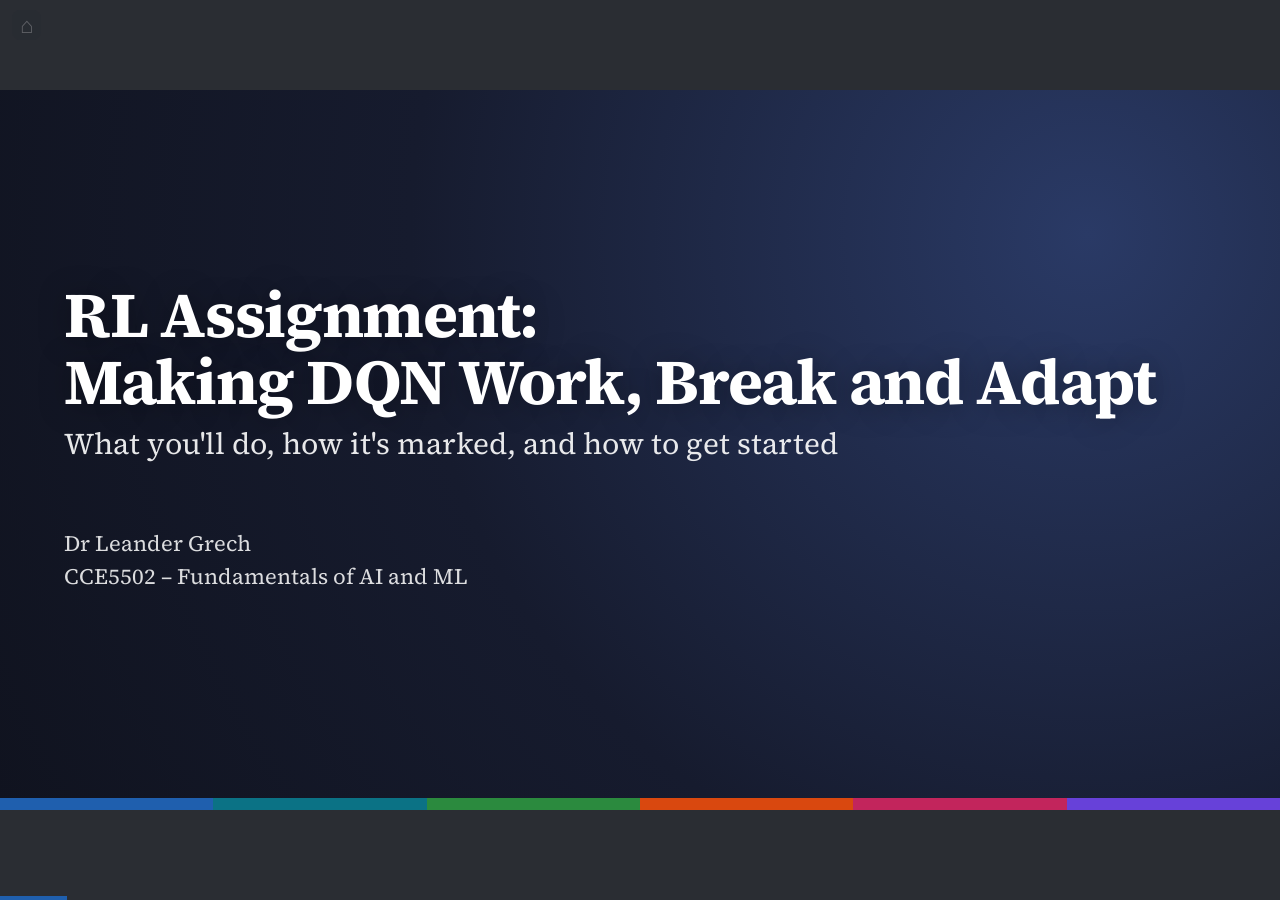
<file: L3_Assignment_Briefing.html>
<!doctype html>
<html lang="en">
<head>
<meta charset="utf-8">
<meta name="viewport" content="width=device-width, initial-scale=1">
<title>RL Assignment Briefing</title>
<link rel="stylesheet" href="assets/katex/katex.min.css?v=202609280942">
<link rel="stylesheet" href="assets/deck.css?v=202609280942">
<script defer src="assets/katex/katex.min.js?v=202609280942"></script>
<script defer src="assets/katex/auto-render.min.js?v=202609280942"></script>
<script defer src="assets/deck.js?v=202609280942"></script>
<script defer src="assets/rl-common.js?v=202609280942"></script>
<script defer src="assets/mindmap.js?v=202609280942"></script>
<script defer src="assets/assign.js?v=202609280942"></script>
</head>
<body>
<div class="deck" data-footer="CCE5502 · RL assignment briefing">

<section class="title" data-section="Opening">
  <h1>RL Assignment:<br>Making DQN Work, Break and Adapt</h1>
  <p class="subtitle">What you'll do, how it's marked, and how to get started</p>
  <p class="who">Dr Leander Grech<br>CCE5502 – Fundamentals of AI and ML</p>
</section>

<section data-time="2 min" class="mm">
  <h2>The assignment at a glance</h2>
  <div data-widget="mindmap"><script type="application/json">{"center": ["Assignment", "Work, Break & Adapt"], "branches": [{"label": "Your CartPole", "leaves": [["CartPole in action", "CartPole in action"], ["Personal variant", "Everyone gets a different CartPole"], ["Getting started", "Getting started"], ["Evidence rule", "Every run leaves evidence"]]}, {"label": "Parts 0 & A", "leaves": [["Predictions first", "Part 0"], ["Baseline, 3 seeds", "Part A"]]}, {"label": "Part B", "leaves": [["No target network", "Part B"], ["No replay buffer", "Part B"]]}, {"label": "Part C", "leaves": [["Delayed motor", "Part C"], ["Markov property", "Part C"]]}, {"label": "Part D", "leaves": [["Design a reward", "Part D"], ["Reward hacking", "Part D"]]}, {"label": "Marking & rules", "leaves": [["Marks split", "How the 100 marks"], ["Good answers", "What a good answer looks like", 1], ["AI tools", "AI tools"], ["The oral", "The oral"], ["What to submit", "What to submit"], ["Timeline", "Timeline"]], "dark": true}]}</script></div>
</section>

<section data-time="2 min">
  <h2>In one sentence</h2>
  <p style="font-size:30px;line-height:1.4;margin-top:30px">You will <b>train</b> DQN agents on <b>your own CartPole</b>, <b>switch off</b> parts of DQN, <b>break the motor</b>, <b>design a reward</b> — and <b>explain</b> what you see using the lectures.</p>
  <div class="cards c3" style="margin-top:36px">
    <div class="card"><div class="big">🧑‍💻</div><h3>No RL coding from scratch</h3><p>All algorithms and scripts are provided. You run experiments and write one small reward function.</p></div>
    <div class="card"><div class="big">🔍</div><h3>Marks for understanding</h3><p>Short, specific explanations of <i>your</i> plots and videos.</p></div>
    <div class="card"><div class="big">💻</div><h3>Laptop is enough</h3><p>CPU only. One training run ≈ 5–10 minutes.</p></div>
  </div>
</section>

<section data-time="2 min">
  <h2>CartPole in action</h2>
  <div class="row" style="margin-top:6px;align-items:flex-start">
    <div class="col box" style="text-align:center"><h3>Trained DQN agent</h3>
      <img src="assets/img/cartpole_trained.gif" alt="A trained DQN agent balancing the pole for the full 500 steps" style="width:100%;max-width:440px;border-radius:6px">
      <p class="small" style="margin:6px 0 0">Balances for all <b>500 steps</b> (10 s), nudging left and right every 20 ms.</p></div>
    <div class="col box" style="text-align:center"><h3>No control (zero force)</h3>
      <img src="assets/img/cartpole_noop.gif" alt="With no force applied, the pole falls over within two seconds" style="width:100%;max-width:440px;border-radius:6px">
      <p class="small" style="margin:6px 0 0">The pole falls on its own. The episode <b>ends at 12°</b> after 94 steps (1.9 s); we keep simulating to show the fall.</p></div>
  </div>
  <p class="small" style="margin-top:12px">State $(x, \dot x, \theta, \dot\theta)$ · actions: push <b>left</b> or <b>right</b> · reward <b>+1</b> per step · ends when $|\theta| > 12°$, $|x| > 2.4$ m, or after 500 steps.</p>
</section>

<section data-time="2 min">
  <h2>How the 100 marks are split</h2>
  <table class="t" style="width:100%;font-size:21px">
    <tr><th class="l">Part</th><th class="l">What you do</th><th>Marks</th><th class="l" style="width:34%"></th></tr>
    <tr><td class="l"><b>0</b> Predictions</td><td class="l">5 short guesses on the VLE, <b>before</b> experimenting</td><td>5</td><td class="l"><div style="height:16px;width:10%;background:var(--purple);border-radius:4px"></div></td></tr>
    <tr><td class="l"><b>A</b> Baseline</td><td class="l">train 3 agents, plot, test, watch</td><td>30</td><td class="l"><div style="height:16px;width:60%;background:var(--accent);border-radius:4px"></div></td></tr>
    <tr><td class="l"><b>B</b> What makes DQN work?</td><td class="l">remove the target network / replay buffer</td><td>22</td><td class="l"><div style="height:16px;width:44%;background:var(--accent);border-radius:4px"></div></td></tr>
    <tr><td class="l"><b>C</b> The broken motor</td><td class="l">a delayed, weaker motor; Markov property</td><td>22</td><td class="l"><div style="height:16px;width:44%;background:var(--accent);border-radius:4px"></div></td></tr>
    <tr><td class="l"><b>D</b> Design a reward</td><td class="l">keep the cart at your target x*</td><td>16</td><td class="l"><div style="height:16px;width:32%;background:var(--accent);border-radius:4px"></div></td></tr>
    <tr><td class="l"><b>E</b> Reflection</td><td class="l">your predictions vs reality · AI-use statement</td><td>5</td><td class="l"><div style="height:16px;width:10%;background:var(--purple);border-radius:4px"></div></td></tr>
  </table>
  <p class="small muted" style="margin-top:12px">Every part is broken into small steps (A1, A2, …) worth 1–7 marks each — see the assignment sheet. All 100 marks are for the report.</p>
</section>

<section data-time="4 min" data-section="Your CartPole">
  <h2>Everyone gets a different CartPole</h2>
  <div data-widget="variantcard" class="widget"></div>
  <p class="small" style="margin-top:10px">Your student number decides your physics, sensor noise, broken motor and target. Run <code>python setup_student.py &lt;id&gt;</code> and paste the card into your report.</p>
</section>

<section data-time="3 min">
  <h2>Getting started (do this this week)</h2>
  <style>
    .steps { margin:8px 0 0; padding-left:1.4em; font-size:19px; line-height:1.3; }
    .steps li { margin-bottom:9px; }
    .steps pre, pre.cmd { font-size:14px; padding:6px 12px; margin:4px 0 0; border-radius:7px; }
    .steps .why { color:var(--muted); font-size:16px; }
  </style>
  <p class="small" style="margin:0 0 6px">Open a terminal and type these one at a time (the grey text after <code>#</code> is a comment, don't type it):</p>
<pre style="font-size:16px">git clone https://github.com/leander-grech/CCE5502-RL-Lectures-2026.git
cd CCE5502-RL-Lectures-2026/assignment
python -m venv .venv &amp;&amp; source .venv/bin/activate      <span class="c"># Windows: .venv\Scripts\activate</span>
pip install -r requirements.txt
python setup_student.py 123456M                           <span class="c"># your student number</span>
python train.py --name smoke --timesteps 5000              <span class="c"># ~30 s check that everything works</span></pre>
  <div class="row" style="margin-top:14px">
    <div class="col box"><h3>Every time you come back</h3><p class="small" style="margin:0 0 4px">Go to the folder and switch the environment on again:</p>
<pre class="cmd">cd CCE5502-RL-Lectures-2026/assignment
source .venv/bin/activate     <span class="c"># Mac / Linux</span>
.venv\Scripts\activate        <span class="c"># Windows</span></pre>
      <p class="small" style="margin:8px 0 4px">Save your progress after each part:</p>
<pre class="cmd">git add -A &amp;&amp; git commit -m "part A"</pre></div>
    <div class="col box blue"><h3>Tip: train seeds in parallel</h3><p class="small" style="margin:0 0 4px">Seeds are independent. <b>Instead of</b> one command with <code>--seeds 0 1 2</code>, open 3 terminals (activate the environment in each) and run one line in each, at the same time:</p>
<pre class="cmd">python train.py --name q1_baseline --seeds 0
python train.py --name q1_baseline --seeds 1
python train.py --name q1_baseline --seeds 2</pre>
      <p class="small" style="margin:8px 0 0">All statistics: <code>tensorboard --logdir runs</code>, then open <code>http://localhost:6006</code>.</p></div>
  </div>
</section>

<section data-time="2 min">
  <h2>Every run leaves evidence</h2>
  <div class="row">
<pre style="flex:1;font-size:16px">runs/q1_baseline/seed0/
├── config.json      <span class="c"># all settings + your fingerprint</span>
├── monitor.csv      <span class="c"># every training episode</span>
├── tb/              <span class="c"># TensorBoard</span>
├── model.zip        <span class="c"># agent at the end</span>
├── best_model.zip   <span class="c"># best agent during training</span>
└── eval.json        <span class="c"># 20 test episodes</span></pre>
    <div class="col">
      <div class="box orange"><h3>Evidence rule</h3><p class="small">Every number in your report must name the file it came from:</p><p class="small"><code>mean length 412 ± 55 (runs/q3_faulty/seed*/eval.json)</code></p><p class="small">No file → no marks. Never delete or edit run folders.</p></div>
      <p class="small">We re-run your submitted agents on <b>your</b> variant — numbers must match.</p>
    </div>
  </div>
</section>

<section data-time="2 min" data-section="The parts">
  <h2>Part 0 — Predictions first</h2>
  <p>Before running experiments, answer 5 short questions on the VLE (due one week after release):</p>
  <ul class="small">
    <li>P1 Will your CartPole be easier or harder than the standard one?</li>
    <li>P2 What happens to DQN without a target network? Without a replay buffer?</li>
    <li>P3 What will your agent do on the robot with the late, weak motor?</li>
    <li>P4 What will an agent learn with reward $-|x - x^*|$?</li>
    <li>P5 Which varies more between seeds: DQN or DQN without a target network?</li>
  </ul>
  <div class="box green" style="margin-top:10px"><p class="small" style="margin:0"><b>Being wrong is fine</b> — you get the marks for a reasoned answer on time. In Part E you explain what surprised you. That's where the learning is.</p></div>
</section>

<section data-time="3 min">
  <h2>Part A — Baseline (30)</h2>
  <div class="row">
    <div class="col" style="flex:1.35">
      <ol class="steps">
        <li>Train 3 agents with the default settings <span class="why">(≈ 5–10 min each)</span>
<pre>python train.py --name q1_baseline --seeds 0 1 2</pre></li>
        <li>Plot the 3 learning curves <span class="why">(A2, A4)</span>
<pre>python plot_runs.py runs/q1_baseline -o figures/A_curves.png</pre></li>
        <li>Test results for your table <span class="why">(A3)</span>: already done — <code>eval.json</code> in each <code>runs/q1_baseline/seed*/</code> folder</li>
        <li>Video + trace of your best agent <span class="why">(A6; use your best seed instead of seed0)</span>
<pre>python evaluate.py runs/q1_baseline/seed0 --video videos/A_best.mp4
python evaluate.py runs/q1_baseline/seed0 --trace traces/A_seed0.csv</pre></li>
      </ol>
      <p class="small" style="margin-top:6px">Then explain: when does it first reach 500? Same for all seeds? Drops? Does the cart drift? Is the noisy observation still Markov?</p>
    </div>
    <div class="col" data-widget="seeds"></div>
  </div>
</section>

<section data-time="2 min">
  <h2>Part B — What makes DQN work? (22)</h2>
  <p class="small" style="margin:0">Switch off each of the two tricks from Lecture 2 that made deep Q-learning stable:</p>
  <div class="row" style="margin-top:8px">
    <div class="col box"><h3>No target network</h3><p class="small" style="margin:0">The target network is always identical to the Q-network → the target moves with every update.</p></div>
    <div class="col box"><h3>No replay buffer</h3><p class="small" style="margin:0">The buffer keeps only the last 32 transitions → every minibatch is consecutive, correlated steps.</p></div>
  </div>
  <ol class="steps" style="margin-top:12px">
    <li>Train both broken versions, 3 seeds each
<pre>python train.py --name q2_no_target --ablation no-target --seeds 0 1 2
python train.py --name q2_no_replay --ablation no-replay --seeds 0 1 2</pre></li>
    <li>One figure with all three <span class="why">(B1)</span>
<pre>python plot_runs.py runs/q1_baseline runs/q2_no_target runs/q2_no_replay -o figures/B_ablation.png</pre></li>
    <li>TensorBoard evidence, e.g. <code>train/loss</code> <span class="why">(B3)</span>: <code>tensorboard --logdir runs</code> · test results: each run's <code>eval.json</code> <span class="why">(B2)</span></li>
  </ol>
  <p class="small" style="margin-top:4px">Then explain <b>what happened and why</b>.</p>
</section>

<section data-time="2 min">
  <h2>Part C — The broken motor (22)</h2>
  <p>Your faulty robot executes every command <b>3 or 4 steps late</b> and is weaker on one side (see your card).</p>
  <div data-widget="delayline" class="widget"></div>
  <ol class="small">
    <li>How much worse are your baseline agents on the faulty robot? Watch the video: what goes wrong?</li>
    <li>Retrain on the faulty robot. <b>Is $(x, \dot x, \theta, \dot\theta)$ still a Markov state?</b> What's missing?</li>
    <li>Fix it: add the last K commands to the observation. Choose K and compare.</li>
  </ol>
</section>

<section data-time="2 min">
  <h2>Part C — what to run</h2>
  <ol class="steps">
    <li>Test your 3 baseline agents on the faulty robot <span class="why">(C1; repeat with seed1 and seed2 — the healthy-robot numbers are in Part A's eval.json)</span>
<pre>python evaluate.py runs/q1_baseline/seed0 --faulty</pre></li>
    <li>Video + trace of a baseline agent on the faulty robot <span class="why">(C2)</span>
<pre>python evaluate.py runs/q1_baseline/seed0 --faulty --video videos/C_zeroshot.mp4 --trace traces/C_zeroshot.csv</pre></li>
    <li>Train 3 new agents on the faulty robot <span class="why">(C3)</span>
<pre>python train.py --name q3_faulty --faulty --seeds 0 1 2</pre></li>
    <li>Think: is the observation still Markov? What is missing? <span class="why">(C4, no command)</span></li>
    <li>Add the last K commands to the observation, then plot <span class="why">(C5; replace K by the number you chose)</span>
<pre>python train.py --name q3_faulty_hist --faulty --action-history K --seeds 0 1 2
python plot_runs.py runs/q1_baseline runs/q3_faulty runs/q3_faulty_hist -o figures/C_retrain.png</pre></li>
  </ol>
</section>

<section data-time="2 min">
  <h2>Part D — Design a reward (16)</h2>
  <p class="small" style="margin:0">New goal: keep the pole up <b>and</b> keep the cart near your target $x^*$ (on your card). You may only change the reward.</p>
  <ol class="steps">
    <li>Train the given reward $r = -|x - x^*|$ and watch it <span class="why">(D1)</span>
<pre>python train.py --name q4_naive --reward naive --seeds 0 1
python evaluate.py runs/q4_naive/seed0 --video videos/D_naive.mp4</pre></li>
    <li>Write your reward in <code>rl_assignment/rewards.py</code> (open it in any text editor), then train it and record a trace <span class="why">(D2)</span>
<pre style="margin-bottom:4px"><span class="k">class</span> <span class="f">TargetPositionReward</span>(gym.RewardWrapper):
    <span class="k">def</span> <span class="f">reward</span>(self, reward):
        x, x_dot, theta, theta_dot = self.env.unwrapped.state
        <span class="k">return</span> ...        <span class="c"># your idea here</span></pre>
<pre>python train.py --name q4_target --reward target --seeds 0 1
python evaluate.py runs/q4_target/seed0 --trace traces/D_target.csv</pre></li>
    <li>Describe one reward that didn't work, or how an agent could cheat yours <span class="why">(D3)</span></li>
  </ol>
</section>

<section data-time="2 min" data-section="Marking & rules">
  <h2>What a good answer looks like</h2>
  <div class="row">
    <div class="col box red"><h3>Weak (≈ 1/5)</h3><p class="small">“The seeds behave differently because RL is random. DQN uses ε-greedy exploration, so different seeds explore differently, which leads to different results.”</p><p class="small muted">True, general, could be about anyone's run.</p></div>
    <div class="col box green fragment"><h3>Strong (≈ 5/5)</h3><p class="small">“In Fig. A2, seed 2 first reaches 500 at ~70k steps, 30k later than seeds 0 and 1 (<code>runs/q1_baseline/seed*/monitor.csv</code>). TensorBoard shows ε already at 0.02 after 10k steps for all seeds, so seed 2 had little random exploration left while its Q-values were still poor; its episodes stayed short, so …”</p><p class="small muted">Specific, evidenced, uses the concept to explain <i>this</i> result.</p></div>
  </div>
  <p class="small" style="margin-top:14px">Short is fine. There are no marks for length. Max 8 pages.</p>
</section>

<section data-time="2 min">
  <h2>AI tools: allowed, with rules</h2>
  <div class="row">
    <div class="col box green"><h3>Fine</h3><ul class="small"><li>Fixing install errors, understanding error messages</li><li>Help with plotting code</li><li>Explaining a concept you're stuck on</li></ul></div>
    <div class="col box orange"><h3>Required</h3><ul class="small"><li>Say what you used it for (Part E2)</li><li>Every explanation is about <b>your</b> results</li><li>You can explain everything you submit</li></ul></div>
  </div>
  <p style="margin-top:16px">An AI can write a fluent paragraph about DQN. It <b>can't</b> run your variant, watch your video, or explain <i>your</i> plots if we ask you about them. Those are where the marks are.</p>
</section>

<section data-time="2 min">
  <h2>The oral: optional, no marks</h2>
  <p>Only if we need to confirm that the work is your own, we may invite you to a short (≈ 10 min) chat with your laptop and repository open. We might:</p>
  <div class="cards c3">
    <div class="card"><div class="big">📈</div><h3>Explain a figure</h3><p>We pick one of your plots. Walk us through it.</p></div>
    <div class="card"><div class="big">🔮</div><h3>Predict, then check</h3><p>We change one setting (γ, ε, …). You predict what happens, then we look.</p></div>
    <div class="card"><div class="big">💬</div><h3>Concepts</h3><p>One or two questions linking your results to the lectures.</p></div>
  </div>
  <div class="box" style="margin-top:18px"><p class="small" style="margin:0">It's a conversation, not an exam, and it carries no marks of its own. If you ran the experiments and thought about them, you'll be fine. If you can't explain something in your report, marks for that part may be reduced.</p></div>
</section>

<section data-time="2 min">
  <h2>What to submit (one ZIP on the VLE)</h2>
  <div class="row">
    <div class="col" style="flex:1.2">
      <ol class="steps">
        <li><b>Your answers as a PDF</b> (<code>report.pdf</code>), labelled with the question numbers <b>A1, A2, … E2</b> as in <code>report_template.md</code>, with your plots and tables next to the answers</li>
        <li><b>Every run you used for your answers</b>: the whole <code>runs/&lt;name&gt;/seed&lt;k&gt;/</code> folders, including the <b>TensorBoard logs</b> (<code>tb/</code>)</li>
        <li>The <b>videos</b>, <b>traces</b> and <b>figures</b> you refer to</li>
        <li><code>STUDENT_ID</code>, <code>git_log.txt</code> and <code>rl_assignment/</code> (with your <code>rewards.py</code>)</li>
      </ol>
    </div>
    <div class="col box blue"><h3>The easy way</h3>
      <p class="small" style="margin:0 0 4px">Save your report as <code>report.pdf</code> in the <code>assignment/</code> folder, then:</p>
<pre class="cmd">python make_submission.py Firstname_Lastname</pre>
      <p class="small" style="margin:8px 0 0">It collects exactly these files into <code>Firstname_Lastname_CCE5502.zip</code> (never your <code>.venv/</code>) and warns you if something is missing. Open the ZIP to check it, then upload it to the VLE by <b>Fri 8 Jan 2027</b>.</p></div>
  </div>
  <div class="box orange" style="margin-top:14px"><p class="small" style="margin:0">Anything not in the ZIP can't be used as evidence: a number or plot in your report needs its run inside the ZIP.</p></div>
</section>

<section data-time="2 min">
  <h2>Timeline &amp; help</h2>
  <table class="t" style="width:100%;font-size:20px">
    <tr><th class="l">When</th><th class="l">What</th></tr>
    <tr><td class="l">Wed 25 Nov</td><td class="l">Released · install, <code>setup_student.py</code>, smoke test</td></tr>
    <tr><td class="l">Wed 2 Dec</td><td class="l"><b>Part 0 predictions due</b> (VLE) · then Part A</td></tr>
    <tr><td class="l">December</td><td class="l">Parts B, C and D · write up as you go</td></tr>
    <tr><td class="l"><b>Fri 8 Jan 2027</b></td><td class="l"><b>Deadline</b>: one ZIP on the VLE — report PDF (answers labelled A1 … E2, with plots) + all runs, videos and TensorBoard logs</td></tr>
    <tr><td class="l">After the deadline</td><td class="l">Oral only if you are invited</td></tr>
  </table>
  <ul class="small" style="margin-top:14px">
    <li>Stuck? Post the <b>full error text</b> (not a screenshot) on the VLE forum</li>
    <li>Agent never reaches 500? That's a result — report it honestly and discuss it</li>
    <li>High reward but the video looks wrong? Great observation — write about it</li>
    <li>Before uploading: run <code>python make_submission.py Firstname_Lastname</code> and open the ZIP to check <code>report.pdf</code> and <code>runs/</code> are inside</li>
  </ul>
</section>

</div>
</body>
</html>
</file>
<file: assets/deck.css>
/* CCE5502 interactive slide deck — shared styles */
/* Source Serif 4 (SIL Open Font License, see fonts/OFL-SourceSerif4.txt) — bundled so it works offline */
@font-face { font-family: "Source Serif 4"; font-style: normal; font-weight: 400; font-display: swap; src: url(fonts/source-serif-4-latin-400-normal.woff2) format("woff2"); }
@font-face { font-family: "Source Serif 4"; font-style: normal; font-weight: 400; font-display: swap; src: url(fonts/source-serif-4-latin-ext-400-normal.woff2) format("woff2"); unicode-range: U+0100-02BA,U+02BD-02C5,U+02C7-02CC,U+02CE-02D7,U+02DD-02FF,U+0304,U+0308,U+0329,U+1D00-1DBF,U+1E00-1E9F,U+1EF2-1EFF,U+2020,U+20A0-20AB,U+20AD-20C0,U+2113,U+2C60-2C7F,U+A720-A7FF; }
@font-face { font-family: "Source Serif 4"; font-style: italic; font-weight: 400; font-display: swap; src: url(fonts/source-serif-4-latin-400-italic.woff2) format("woff2"); }
@font-face { font-family: "Source Serif 4"; font-style: normal; font-weight: 600; font-display: swap; src: url(fonts/source-serif-4-latin-600-normal.woff2) format("woff2"); }
@font-face { font-family: "Source Serif 4"; font-style: normal; font-weight: 600; font-display: swap; src: url(fonts/source-serif-4-latin-ext-600-normal.woff2) format("woff2"); unicode-range: U+0100-02BA,U+02BD-02C5,U+02C7-02CC,U+02CE-02D7,U+02DD-02FF,U+0304,U+0308,U+0329,U+1D00-1DBF,U+1E00-1E9F,U+1EF2-1EFF,U+2020,U+20A0-20AB,U+20AD-20C0,U+2113,U+2C60-2C7F,U+A720-A7FF; }
@font-face { font-family: "Source Serif 4"; font-style: italic; font-weight: 600; font-display: swap; src: url(fonts/source-serif-4-latin-600-italic.woff2) format("woff2"); }
@font-face { font-family: "Source Serif 4"; font-style: normal; font-weight: 700; font-display: swap; src: url(fonts/source-serif-4-latin-700-normal.woff2) format("woff2"); }
@font-face { font-family: "Source Serif 4"; font-style: normal; font-weight: 700; font-display: swap; src: url(fonts/source-serif-4-latin-ext-700-normal.woff2) format("woff2"); unicode-range: U+0100-02BA,U+02BD-02C5,U+02C7-02CC,U+02CE-02D7,U+02DD-02FF,U+0304,U+0308,U+0329,U+1D00-1DBF,U+1E00-1E9F,U+1EF2-1EFF,U+2020,U+20A0-20AB,U+20AD-20C0,U+2113,U+2C60-2C7F,U+A720-A7FF; }
@font-face { font-family: "Source Serif 4"; font-style: italic; font-weight: 700; font-display: swap; src: url(fonts/source-serif-4-latin-700-italic.woff2) format("woff2"); }
:root {
  /* colour semantics for equations and text (see U.KATEX in deck.js) */
  --c-est: #d9480f; --c-rew: #2b8a3e; --c-next: #1f5fae; --c-tgt: #0b7285; --c-err: #6741d9;
  --bg: #fbfaf7;
  --stage-bg: #ffffff;
  --ink: #1d2433;
  --muted: #5b6475;
  --faint: #e6e3dc;
  --panel: #f3f1ec;
  --accent: #1f5fae;
  --accent-soft: #e3edf9;
  --orange: #d9480f;
  --orange-soft: #fdebe1;
  --green: #2b8a3e;
  --green-soft: #e3f4e6;
  --red: #c92a2a;
  --red-soft: #fbe4e4;
  --purple: #6741d9;
  --purple-soft: #ece6fc;
  --gold: #e8a100;
  --font: "Source Serif 4", Georgia, "Times New Roman", serif;
  --mono: "JetBrains Mono", "Fira Code", "Cascadia Code", ui-monospace, Menlo, Consolas, monospace;
}

* { box-sizing: border-box; }
html, body { margin: 0; height: 100%; background: #2a2d33; overflow: hidden; }
/* stop mobile browsers (Android Chrome "font boosting") from enlarging text inside the scaled deck */
html { -webkit-text-size-adjust: 100%; text-size-adjust: 100%; }
.deck, .deck * { max-height: none; }
body { font-family: var(--font); color: var(--ink); -webkit-font-smoothing: antialiased; }

/* ---------- stage & scaling ---------- */
#viewport { position: fixed; inset: 0; display: flex; align-items: center; justify-content: center; }
.deck { position: relative; width: 1280px; height: 720px; transform-origin: center center; flex: none; }
.slide {
  position: absolute; inset: 0; background: var(--stage-bg);
  padding: 44px 64px 48px; display: none; flex-direction: column;
  overflow: hidden;
}
.slide.active { display: flex; }
.slide > h2 {
  margin: 0 0 18px; font-size: 38px; font-weight: 700; letter-spacing: -0.005em; line-height: 1.15;
  padding-left: 18px; border-left: 6px solid var(--accent);
}
.slide > h2 .sub { font-weight: 400; color: var(--muted); font-size: 26px; margin-left: 10px; }
.slide .footer {
  position: absolute; left: 64px; right: 64px; bottom: 14px; display: flex; justify-content: space-between;
  font-size: 13px; color: var(--muted); letter-spacing: 0.02em; pointer-events: none;
}
#progress { position: fixed; left: 0; bottom: 0; height: 4px; background: var(--accent); transition: width .25s; z-index: 10; }

/* ---------- typography ---------- */
.slide p, .slide li { font-size: 25px; line-height: 1.42; }
.slide ul, .slide ol { margin: 6px 0; padding-left: 30px; }
.slide li { margin: 6px 0; }
.slide li li { font-size: 22px; color: #333a48; }
.slide li::marker { color: var(--accent); }
.small, .slide .small p, .slide .small li { font-size: 20px !important; }
.tiny { font-size: 16px !important; }
.muted { color: var(--muted); }
.accent { color: var(--accent); }
.hl { color: var(--hl, var(--orange)); font-weight: 700; }
.good { color: var(--green); font-weight: 600; }
.bad { color: var(--red); font-weight: 600; }
b, strong { font-weight: 650; }
code { font-family: var(--mono); font-size: 0.88em; background: var(--panel); padding: 1px 6px; border-radius: 4px; }
pre { margin: 0; font-family: var(--mono); font-size: 17px; line-height: 1.45; background: #1f2430; color: #e6e8ee;
  padding: 16px 20px; border-radius: 10px; overflow: hidden; white-space: pre; }
pre code { background: none; padding: 0; font-size: inherit; color: inherit; }
pre .c { color: #8a93a6; } pre .k { color: #ff9e64; } pre .s { color: #9ece6a; } pre .f { color: #7aa2f7; } pre .n { color: #e0af68; }
a { color: var(--accent); }
.katex { font-size: 1.05em; }
.eq { font-size: 26px; margin: 10px 0; text-align: center; }
.eq-left { text-align: left; }

/* ---------- layout helpers ---------- */
.row { display: flex; gap: 28px; align-items: flex-start; }
.row.center { align-items: center; }
.col { flex: 1; min-width: 0; }
.col-2 { flex: 2; min-width: 0; }
.grow { flex: 1; min-height: 0; }
.stack { display: flex; flex-direction: column; gap: 12px; }
.box { background: var(--panel); border-radius: 12px; padding: 16px 22px; }
.box.blue { background: var(--accent-soft); }
.box.orange { background: var(--orange-soft); }
.box.green { background: var(--green-soft); }
.box.red { background: var(--red-soft); }
.box.purple { background: var(--purple-soft); }
.box h3, .card h3 { margin: 0 0 6px; font-size: 22px; }
.box p, .box li { font-size: 21px; margin: 4px 0; }
.def { border-left: 5px solid var(--accent); background: var(--accent-soft); border-radius: 0 10px 10px 0; padding: 12px 20px; margin: 8px 0; }
.def .lbl { font-size: 15px; font-weight: 700; text-transform: uppercase; letter-spacing: .08em; color: var(--accent); }
.def p { margin: 4px 0; font-size: 23px; }
.cards { display: grid; gap: 16px; }
.cards.c2 { grid-template-columns: repeat(2, 1fr); } .cards.c3 { grid-template-columns: repeat(3, 1fr); } .cards.c4 { grid-template-columns: repeat(4, 1fr); }
.card { background: var(--panel); border-radius: 12px; padding: 14px 18px; }
.card p { font-size: 19px; margin: 4px 0; line-height: 1.35; }
.card .big { font-size: 40px; line-height: 1; margin-bottom: 6px; }
table.t { border-collapse: collapse; font-size: 20px; }
table.t th, table.t td { padding: 6px 12px; border-bottom: 1px solid var(--faint); text-align: center; }
table.t th { background: var(--panel); font-weight: 650; }
table.t td.l, table.t th.l { text-align: left; }

/* ---------- title / section slides ---------- */
.slide.title { justify-content: center; background: radial-gradient(circle at 85% 20%, #2a3a66 0%, #161b2e 55%, #10131f 100%); color: #fff; }
.slide.title::after { content: ""; position: absolute; left: 0; right: 0; bottom: 0; height: 12px;
  background: linear-gradient(90deg, #1f5fae 0 16.66%, #0b7285 16.66% 33.33%, #2b8a3e 33.33% 50%, #d9480f 50% 66.66%, #c2255c 66.66% 83.33%, #6741d9 83.33% 100%); }
.slide.title h1 { text-shadow: 0 2px 30px rgba(0,0,0,.35); }
.slide.title h1 { font-size: 64px; margin: 0 0 8px; font-weight: 700; letter-spacing: -0.02em; line-height: 1.05; }
.slide.title .subtitle { font-size: 30px; opacity: .9; margin: 0 0 40px; }
.slide.title .who { font-size: 22px; opacity: .85; line-height: 1.5; }
.slide.title .footer { color: rgba(255,255,255,.7); }
.slide.section { justify-content: center; background: var(--ink); color: #fff; }
.slide.section .kicker { font-size: 20px; letter-spacing: .14em; text-transform: uppercase; color: rgba(255,255,255,.75); margin-bottom: 10px; }
.slide.section h1 { font-size: 58px; margin: 0 0 16px; font-weight: 700; }
.slide.section p { font-size: 26px; color: rgba(255,255,255,.85); max-width: 900px; }
.slide.section .footer { color: rgba(255,255,255,.55); }
.slide.brk { justify-content: center; align-items: center; text-align: center; background: var(--green-soft); }
.slide.brk h1 { font-size: 72px; margin: 0; color: var(--green); }

/* ---------- fragments ---------- */
.fragment { opacity: 0; transform: translateY(8px); transition: opacity .3s, transform .3s; }
.fragment.visible { opacity: 1; transform: none; }
.fragment.fade-only { transform: none; }
.fragment.dim-after.visible.past { opacity: .35; }

/* ---------- widgets & controls ---------- */
.widget { position: relative; }
.controls { display: flex; flex-wrap: wrap; gap: 10px 16px; align-items: center; font-size: 18px; margin: 8px 0; }
.controls label { display: inline-flex; align-items: center; gap: 8px; color: var(--muted); }
.controls .val { font-family: var(--mono); color: var(--ink); min-width: 48px; display: inline-block; }
button.btn {
  font: 600 17px var(--font); color: var(--accent); background: #fff; border: 1.5px solid var(--accent);
  border-radius: 8px; padding: 6px 14px; cursor: pointer; transition: background .15s;
}
button.btn:hover { background: var(--accent-soft); }
button.btn.primary { background: var(--accent); color: #fff; }
button.btn.primary:hover { filter: brightness(.88); }
button.btn.warn { color: var(--orange); border-color: var(--orange); }
button.btn.on { background: var(--accent); color: #fff; }
button.btn:disabled { opacity: .4; cursor: default; }
input[type=range] { width: 170px; accent-color: var(--accent); }
select { font: 17px var(--font); padding: 4px 8px; border-radius: 6px; border: 1.5px solid var(--faint); }
.readout { font-family: var(--mono); font-size: 18px; background: var(--panel); border-radius: 8px; padding: 8px 12px; line-height: 1.5; }
.legend { display: flex; gap: 16px; font-size: 16px; color: var(--muted); flex-wrap: wrap; }
.legend span::before { content: ""; display: inline-block; width: 14px; height: 4px; border-radius: 2px; margin-right: 6px; vertical-align: middle; background: var(--c, #888); }
canvas { display: block; }
svg text { font-family: var(--font); }
.hint { font-size: 15px; color: var(--muted); font-style: italic; }

/* ---------- speaker notes ---------- */
.slide aside.notes { display: none; }
#notes-panel {
  position: fixed; left: 0; right: 0; bottom: 0; max-height: 34vh; overflow: auto; z-index: 20;
  background: rgba(20,22,28,.94); color: #e8eaf0; font: 17px/1.5 var(--font); padding: 14px 24px 18px;
  display: none; border-top: 3px solid var(--gold);
}
#notes-panel.show { display: block; }
#notes-panel .meta { color: var(--gold); font-size: 14px; margin-bottom: 6px; font-weight: 600; letter-spacing: .03em; }
#notes-panel ul { margin: 4px 0; padding-left: 22px; }

/* ---------- overview ---------- */
body.overview #viewport { overflow: auto; align-items: flex-start; }
body.overview .deck { transform: none !important; width: auto; height: auto; display: grid; grid-template-columns: repeat(5, 256px); gap: 14px; padding: 20px; }
body.overview .slide { position: relative; display: flex; width: 1280px; height: 720px; transform: scale(.2); transform-origin: top left; margin-bottom: -576px; margin-right: -1024px; cursor: pointer; outline: 6px solid transparent; }
body.overview .slide.active { outline-color: var(--gold); }
body.overview .slide .fragment { opacity: 1; transform: none; }

#goto { position: fixed; top: 16px; right: 16px; background: #fff; padding: 8px 14px; border-radius: 8px; font: 20px var(--mono); display: none; z-index: 30; box-shadow: 0 4px 16px rgba(0,0,0,.3); }
#blackout { position: fixed; inset: 0; background: #000; z-index: 40; display: none; }
#help { position: fixed; top: 50%; left: 50%; transform: translate(-50%,-50%); background: #fff; border-radius: 12px; padding: 22px 30px; z-index: 50; display: none; box-shadow: 0 10px 40px rgba(0,0,0,.4); font-size: 17px; }
#help table td { padding: 3px 12px 3px 0; }
#help kbd { font-family: var(--mono); background: var(--panel); padding: 2px 8px; border-radius: 5px; border: 1px solid var(--faint); }

@media print {
  html, body { overflow: visible; background: #fff; height: auto; }
  #viewport { position: static; display: block; }
  .deck { transform: none !important; width: 1280px; height: auto; }
  .slide { position: relative; display: flex !important; width: 1280px; height: 720px; overflow: hidden; page-break-after: always; break-after: page; }
  .fragment { opacity: 1 !important; transform: none !important; }
  #progress, #notes-panel { display: none !important; }
  @page { size: 1280px 720px; margin: 0; }
}

#home { position: fixed; top: 10px; left: 12px; z-index: 15; font-size: 22px; line-height: 1; text-decoration: none; color: #fff;
  background: rgba(29,36,51,.35); border-radius: 8px; padding: 4px 8px; opacity: .25; transition: opacity .2s; }
#home:hover { opacity: 1; }
@media print { #home { display: none; } }

/* touch devices: on-screen navigation */
#touchnav { display: none; position: fixed; right: 12px; bottom: 14px; z-index: 16; align-items: center; gap: 6px;
  background: rgba(29,36,51,.78); border-radius: 26px; padding: 4px; color: #fff; font: 600 14px var(--font); }
#touchnav button { width: 46px; height: 46px; border-radius: 50%; border: none; background: rgba(255,255,255,.12); color: #fff;
  font-size: 30px; line-height: 1; cursor: pointer; touch-action: manipulation; }
#touchnav button:active { background: rgba(255,255,255,.35); }
#touchnav span { min-width: 54px; text-align: center; }
@media (pointer: coarse), (hover: none) { #touchnav { display: flex; } #home { opacity: .7; } }
@media print { #touchnav { display: none !important; } }
html, body { touch-action: pan-x pan-y pinch-zoom; }

/* mind-map slides */
.slide.mm { padding-top: 34px; }
.slide.mm > h2 { margin-bottom: 4px; }
.mindmap .mm-leaf:hover rect { fill: #fff4d6; }

/* part colours (set per slide by mindmap.js): boxes and cards pick up the part colour */
.slide[data-part] .box.blue { background: var(--accent-soft); }
.slide[data-part] .card h3, .slide[data-part] .box h3 { color: var(--accent); }
.slide[data-part] .box.red h3 { color: var(--red); } .slide[data-part] .box.green h3 { color: var(--green); } .slide[data-part] .box.orange h3 { color: var(--orange); }
.slide[data-part] table.t th { background: var(--accent-soft); }

/* inverted theme for some text-heavy parts */
.slide.dark { background: #141925; color: #e6e9f0; }
.slide.dark > h2 { color: #fff; border-left-color: var(--accent-light); }
.slide.dark li::marker { color: var(--accent-light); }
.slide.dark li li { color: #c3c9d6; }
.slide.dark .muted, .slide.dark .footer, .slide.dark .hint { color: #8e97aa; }
.slide.dark .hl { color: var(--accent-light); }
.slide.dark .accent { color: var(--accent-light); }
.slide.dark .good { color: #8ce99a; } .slide.dark .bad { color: #ffa8a8; }
.slide.dark .box, .slide.dark .card, .slide.dark .box.blue, .slide.dark .box.orange, .slide.dark .box.green, .slide.dark .box.red, .slide.dark .box.purple {
  background: rgba(255,255,255,.06); border: 1px solid rgba(255,255,255,.08); }
.slide.dark .box.green { box-shadow: inset 4px 0 0 #8ce99a; } .slide.dark .box.red { box-shadow: inset 4px 0 0 #ffa8a8; }
.slide.dark .box.orange { box-shadow: inset 4px 0 0 #ffc078; } .slide.dark .box.blue { box-shadow: inset 4px 0 0 var(--accent-light); }
.slide.dark .box h3, .slide.dark .card h3 { color: var(--accent-light); }
.slide.dark .def { background: rgba(255,255,255,.06); border-left-color: var(--accent-light); }
.slide.dark .def .lbl { color: var(--accent-light); }
.slide.dark table.t th { background: rgba(255,255,255,.08); color: #fff; }
.slide.dark table.t td, .slide.dark table.t th { border-bottom-color: rgba(255,255,255,.12); }
.slide.dark code { background: rgba(255,255,255,.1); color: #fff; }
.slide.dark pre { background: #0b0e16; border: 1px solid rgba(255,255,255,.1); }
.slide.dark a { color: var(--accent-light); }

/* "RL in the real world" media cards */
.rw { gap: 12px; grid-template-columns: repeat(3, minmax(0, 1fr)) !important; }
.rw .card { padding: 0 0 8px; overflow: hidden; display: flex; flex-direction: column; min-width: 0; min-height: 0; }
.rw .media { position: relative; flex: 0 0 150px; height: 150px; min-height: 0; background: #0b0e16; overflow: hidden; }
/* absolutely positioned so the media's own size can never stretch the card (Safari) */
.rw .media img, .rw .media video { position: absolute; inset: 0; width: 100%; height: 100%; max-width: none; object-fit: cover; display: block; }
.rw .media canvas { position: absolute; inset: 0; }
.rw .card h3 { margin: 8px 14px 2px; font-size: 19px; }
.rw .card p { margin: 0 14px; font-size: 16px; line-height: 1.3; }
.rw .credit { margin: auto 14px 0; padding-top: 4px; font-size: 11px; color: var(--muted); }
.rw .chat { background: #f7f5f0; padding: 10px 12px; display: flex; flex-direction: column; gap: 6px; font-size: 14px; line-height: 1.3; }
.rw .chat .bub { padding: 5px 10px; border-radius: 12px; max-width: 88%; }
.rw .chat .u { align-self: flex-end; background: var(--accent); color: #fff; }
.rw .chat .a { align-self: flex-start; background: #fff; border: 1px solid #e0ddd5; min-height: 20px; }
.rw .chat .cur { animation: blink 1s steps(1) infinite; }
.rw .chat .fb { font-size: 13px; color: var(--muted); opacity: 0; transition: opacity .4s; }
.rw .chat .fb.on { opacity: 1; }
.rw .chat .fb span { color: var(--green); font-weight: 700; margin-left: 4px; } .rw .chat .fb .dim { opacity: .35; }
@keyframes blink { 50% { opacity: 0; } }

/* Monte-Carlo episode tape */
.mc-tape { display: flex; gap: 3px; font-size: 13px; min-height: 96px; }
.mc-tape .lab, .mc-tape .col { display: grid; grid-template-rows: repeat(4, 22px); align-items: center; }
.mc-tape .lab { color: var(--muted); font-size: 12px; padding-right: 4px; text-align: right; }
.mc-tape .col { min-width: 40px; text-align: center; background: var(--panel); border-radius: 6px; opacity: .45; transition: opacity .3s, background .3s; }
.mc-tape .col.on { opacity: 1; background: var(--accent-soft); }
.mc-tape .st { font-weight: 700; } .mc-tape .r { color: var(--orange); font-weight: 700; } .mc-tape .w { color: var(--muted); font-family: var(--mono); font-size: 12px; }
.mc-tape .c { font-family: var(--mono); font-weight: 700; color: var(--accent); }
.mc-total { font-size: 18px; min-height: 26px; }

/* "In words" callout: the concept behind the maths, in plain language */
.inwords { border-left: 5px solid var(--gold); background: #fff8e1; border-radius: 0 10px 10px 0; padding: 8px 18px 10px; margin: 10px 0; font-size: 21px; line-height: 1.4; }
.inwords::before { content: "💡 In words"; display: block; font: 700 13px var(--font); letter-spacing: .1em; text-transform: uppercase; color: #9a6700; margin-bottom: 2px; }
.inwords p { margin: 3px 0; font-size: inherit; }
.inwords.sm { font-size: 18px; padding: 6px 14px 8px; margin: 6px 0; }
.slide.dark .inwords { background: rgba(232,161,0,.12); border-left-color: #f0b429; }
.slide.dark .inwords::before { color: #f0b429; }
/* the generic update rule, used across the deck */
.template { border: 2px dashed var(--accent); border-radius: 12px; padding: 8px 16px; margin: 10px 0; font-size: 19px; }
.slide.dark .template { border-color: var(--accent-light); }
.probbars { display: flex; gap: 10px; align-items: flex-end; height: 150px; margin: 6px 0 2px; }
.probbars div { flex: 1; display: flex; flex-direction: column; justify-content: flex-end; align-items: center; font-size: 15px; height: 100%; }
.probbars span { display: block; width: 100%; border-radius: 6px 6px 0 0; }

/* colour semantics: estimate being updated / real experience / next-state estimate / target / error */
.c-est { color: var(--c-est); } .c-rew { color: var(--c-rew); } .c-next { color: var(--c-next); } .c-tgt { color: var(--c-tgt); } .c-err { color: var(--c-err); }
span.c-est, span.c-rew, span.c-next, span.c-tgt, span.c-err { font-weight: 650; }
.katex .c-est, .katex .c-rew, .katex .c-next, .katex .c-tgt, .katex .c-err { font-weight: inherit; }
.slide.dark { --c-est: #ff922b; --c-rew: #8ce99a; --c-next: #74c0fc; --c-tgt: #63e6be; --c-err: #b197fc; }
.colorkey { display: flex; gap: 14px; flex-wrap: wrap; font-size: 15px; color: var(--muted); }
.colorkey span::before { content: "■ "; }

pre .c-est { color: #ffa94d; } pre .c-rew { color: #8ce99a; } pre .c-next { color: #74c0fc; } pre .c-tgt { color: #63e6be; } pre .c-err { color: #b197fc; }
.colorkey { margin: -8px 0 6px; }
.mc-tape .r { color: var(--c-rew) !important; }

/* ---------- quiz ("Quick check") slides ---------- */
.slide.quiz { background: #161b28 !important; color: #eef1f7; box-shadow: inset 0 8px 0 var(--accent); }
.slide.quiz > h2 { color: #fff; border-left-color: var(--gold); font-size: 44px; }
.slide.quiz .footer { color: rgba(255,255,255,.5); }
.quiz-list { display: flex; flex-direction: column; gap: 14px; margin-top: 4px; }
.quiz-q { display: flex; gap: 18px; align-items: flex-start; background: rgba(255,255,255,.07); border: 1px solid rgba(255,255,255,.1); border-radius: 16px; padding: 14px 22px; }
.quiz-q .num { flex: none; width: 46px; height: 46px; border-radius: 50%; background: var(--gold); color: #141925; font: 800 24px var(--font); display: grid; place-items: center; box-shadow: 0 0 0 6px rgba(232,161,0,.18); }
.quiz-q .body { flex: 1; }
.quiz-q .qt { font-size: 25px; line-height: 1.35; }
.quiz-q .ans { margin-top: 8px; font-size: 21px; color: #b2f2bb; font-weight: 600; padding-left: 30px; position: relative; }
.quiz-q .ans::before { content: "✓"; position: absolute; left: 0; top: -2px; width: 22px; height: 22px; border-radius: 50%; background: #2b8a3e; color: #fff; font-size: 15px; display: grid; place-items: center; }
.quiz-q .ans.fragment { transform: scale(.6); transform-origin: left center; transition: none; }
.quiz-q .ans.fragment.visible { transform: none; animation: quizpop .45s cubic-bezier(.2,1.6,.4,1); }
@keyframes quizpop { 0% { transform: scale(.6); opacity: 0; } 100% { transform: scale(1); opacity: 1; } }
.slide.quiz .c-est { color: #ffa94d; } .slide.quiz .c-rew { color: #8ce99a; } .slide.quiz .c-next { color: #74c0fc; } .slide.quiz .c-tgt { color: #63e6be; }
.quiz-timer { position: absolute; top: 34px; right: 64px; cursor: pointer; text-align: center; font-size: 13px; color: rgba(255,255,255,.7); }
.quiz-timer svg { display: block; }

/* ---------- "What makes RL different?" panels ---------- */
.why-grid { display: grid; grid-template-columns: repeat(6, 1fr); gap: 14px; }
.why-card { grid-column: span 2; background: #fff; border: 1px solid var(--faint); border-top: 6px solid var(--k); border-radius: 14px; padding: 10px 16px 12px; box-shadow: 0 4px 14px rgba(29,36,51,.07); display: flex; flex-direction: column; }
.why-card.wide { grid-column: span 3; }
.why-head { display: flex; align-items: center; gap: 8px; }
.why-n { flex: none; width: 26px; height: 26px; border-radius: 50%; background: var(--k); color: #fff; font: 800 15px var(--font); display: grid; place-items: center; }
.why-ic { font-size: 22px; }
.why-head h3 { margin: 0; font-size: 20px; color: var(--k); line-height: 1.2; }
.why-svg { width: 100%; height: 64px; margin: 6px 0 4px; font-family: var(--font); }
.why-card p { margin: 2px 0; font-size: 16px; line-height: 1.35; }
.why-vs { color: var(--muted); }
.why-vs span, .why-rl span { font-weight: 700; margin-right: 4px; }
.why-rl span { color: var(--k); }
.why-take { margin-top: 12px; text-align: center; font-size: 24px; background: var(--ink); color: #fff; border-radius: 12px; padding: 10px 18px; }
.why-take b { color: #ffd43b; }
</file>
